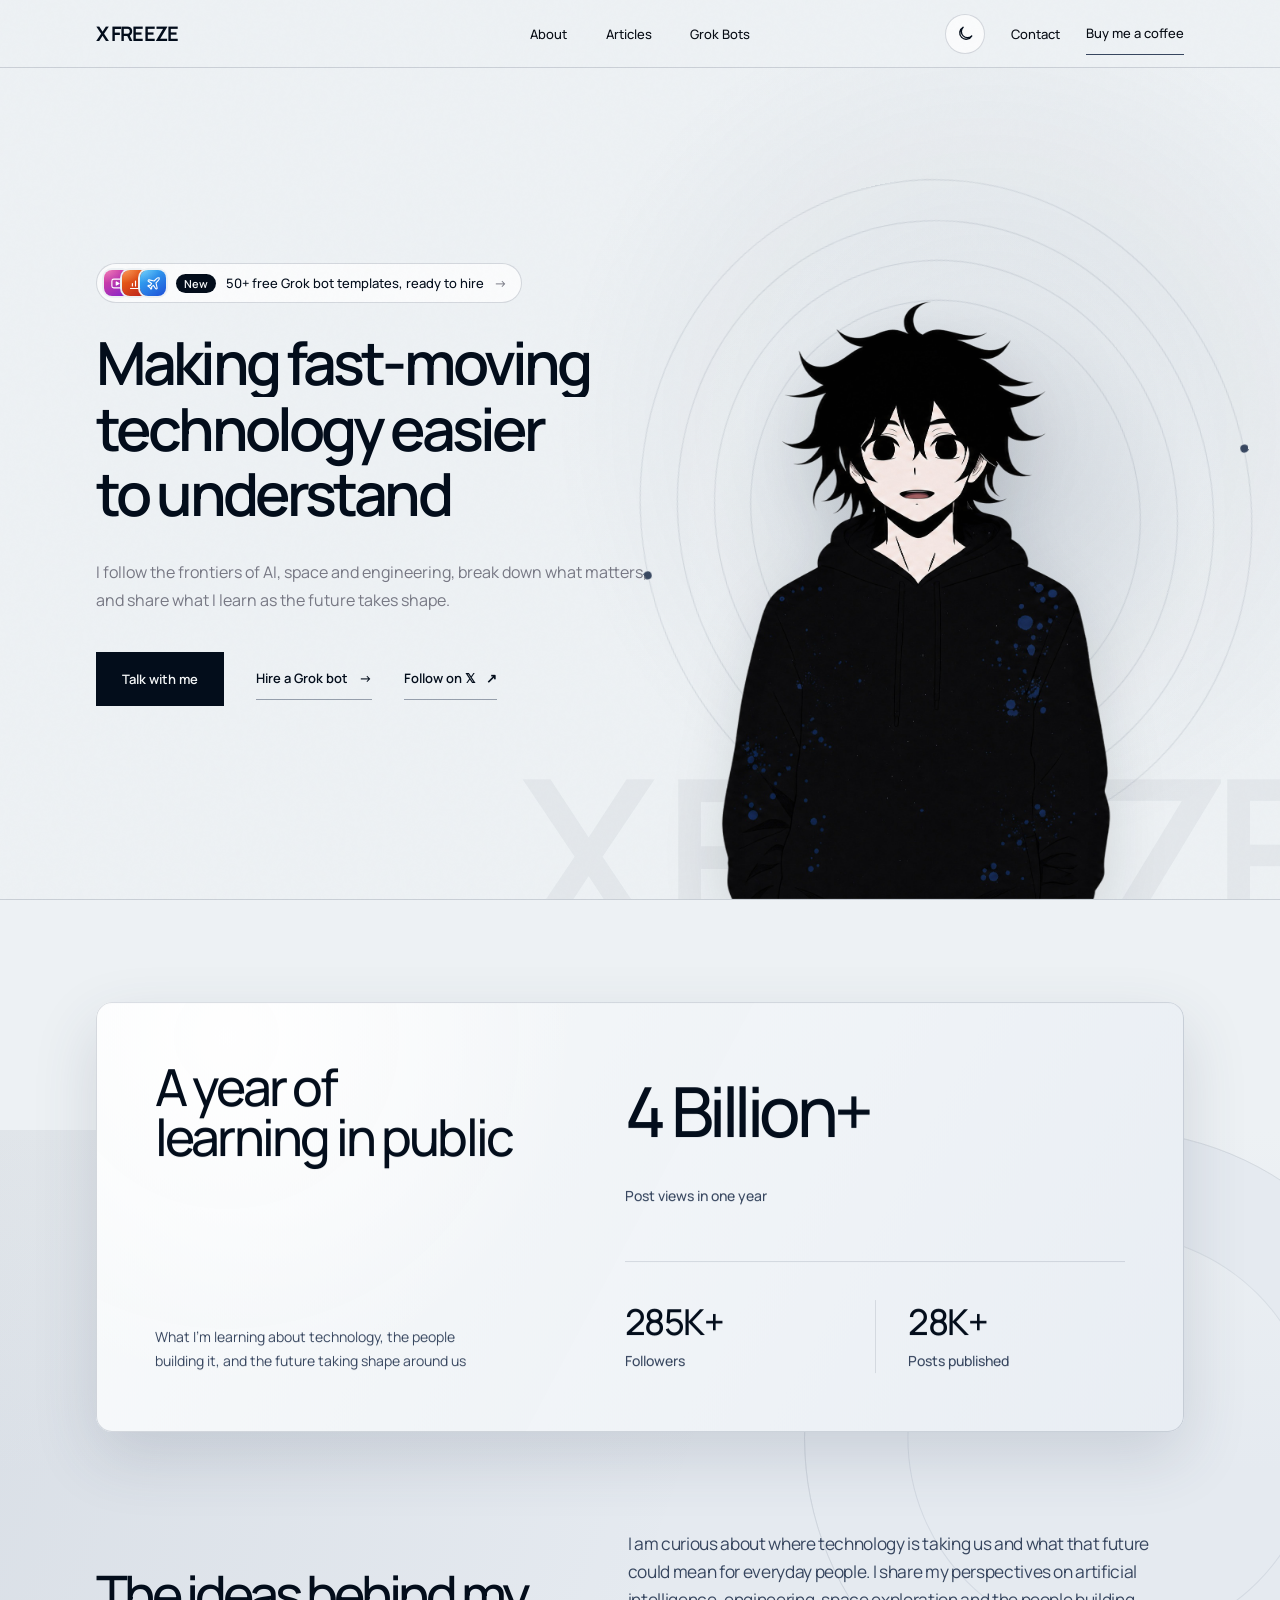
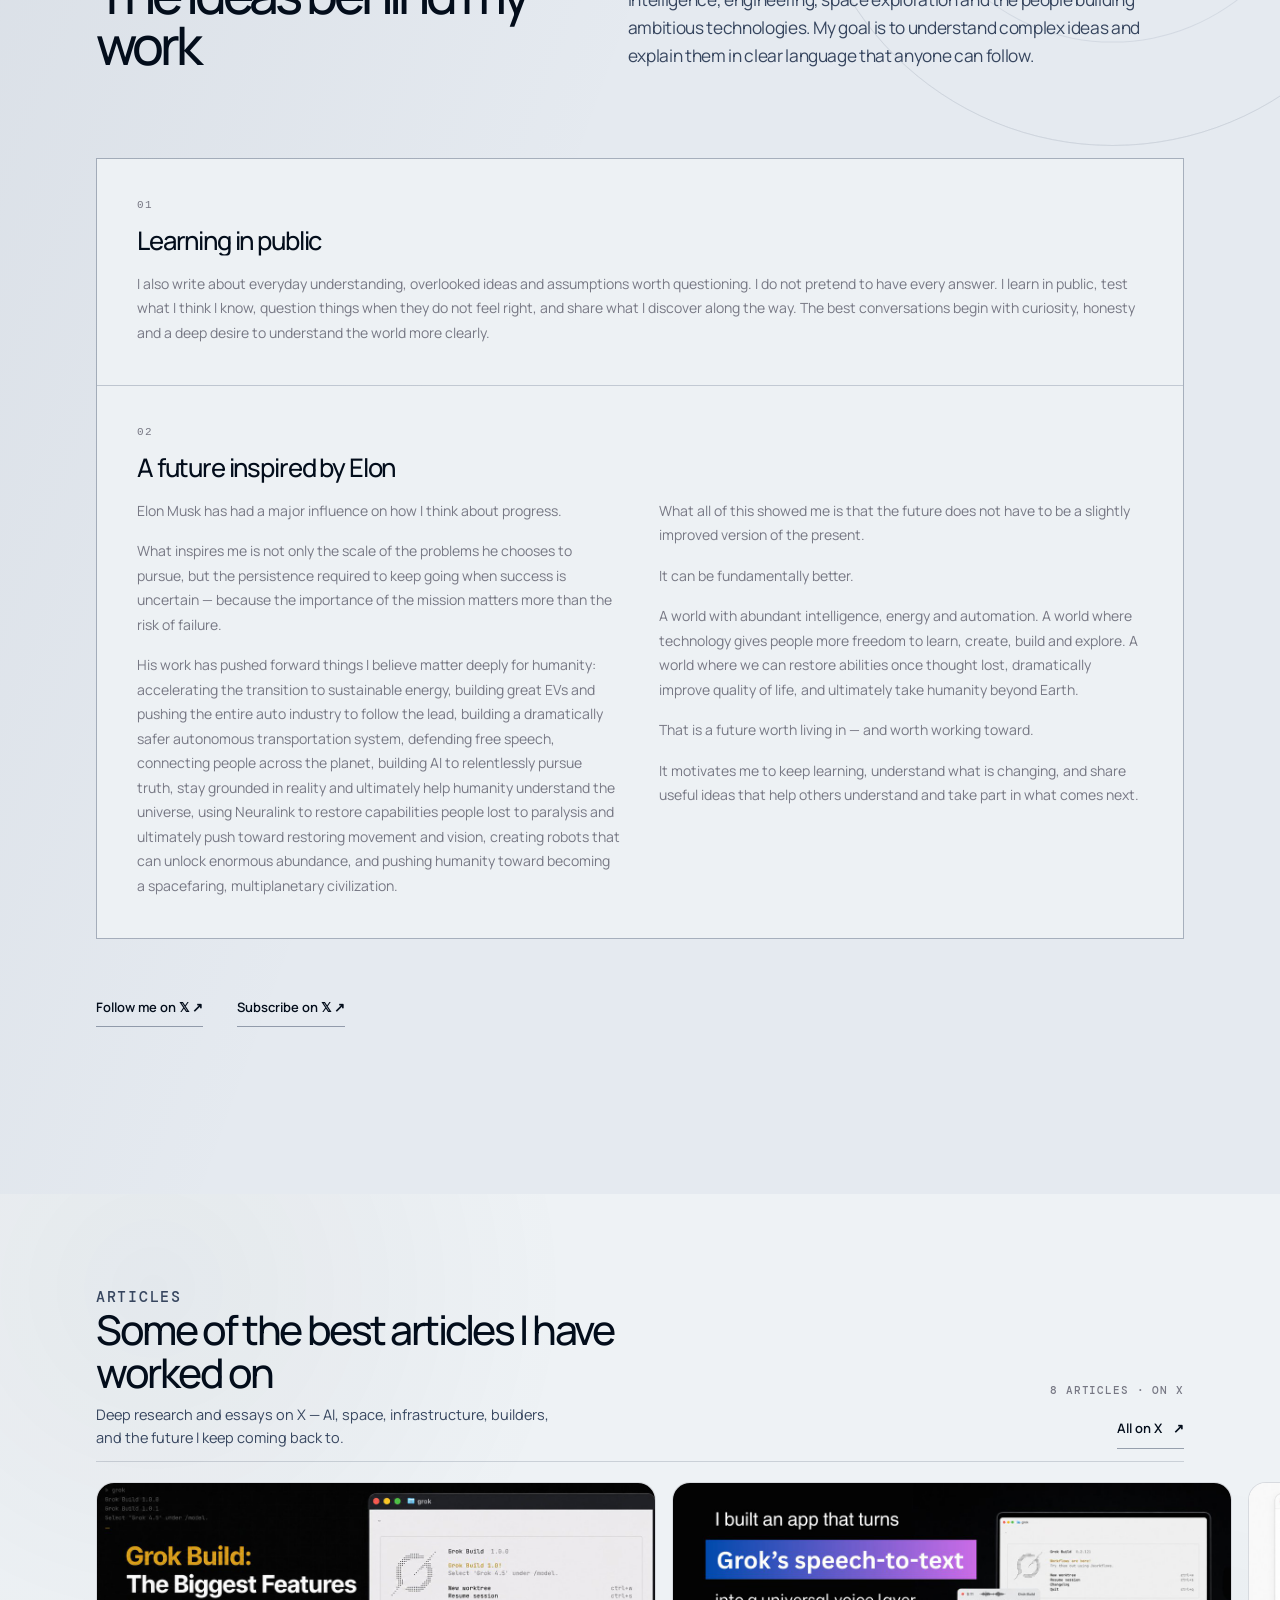
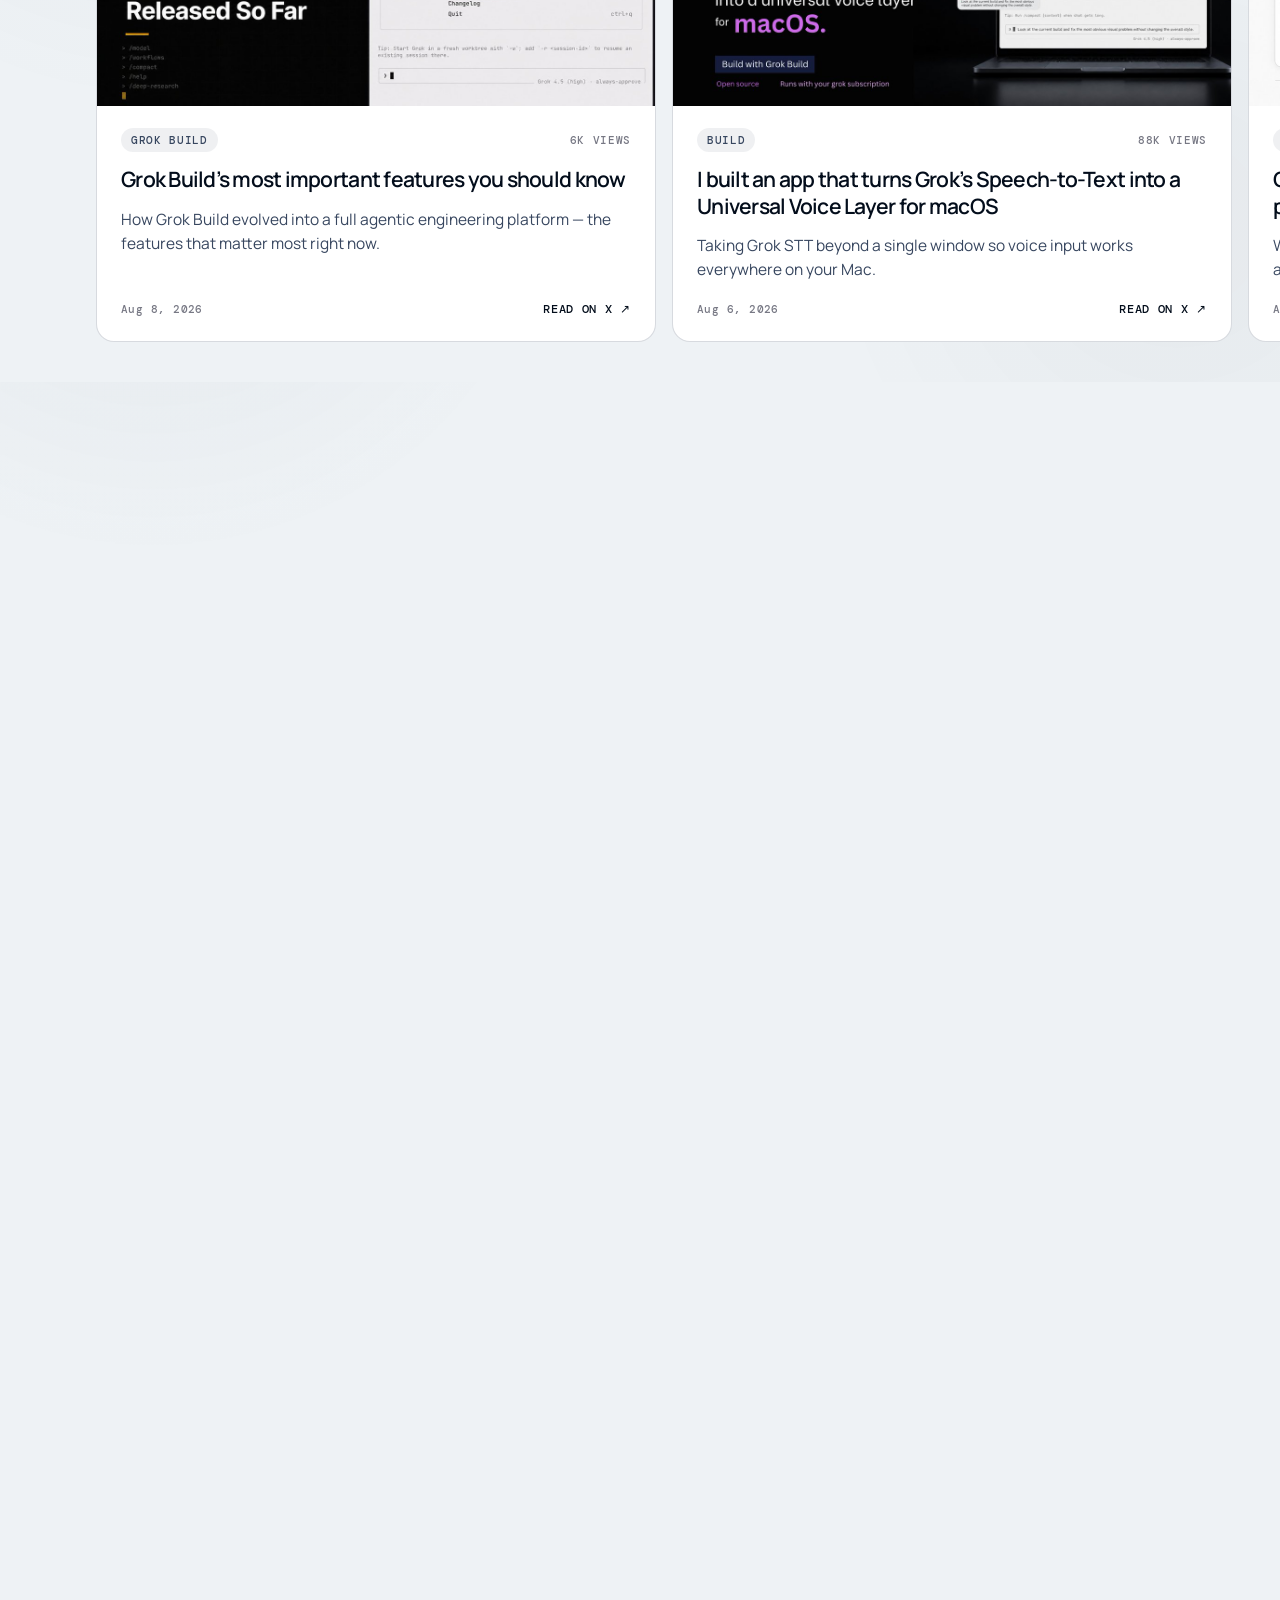
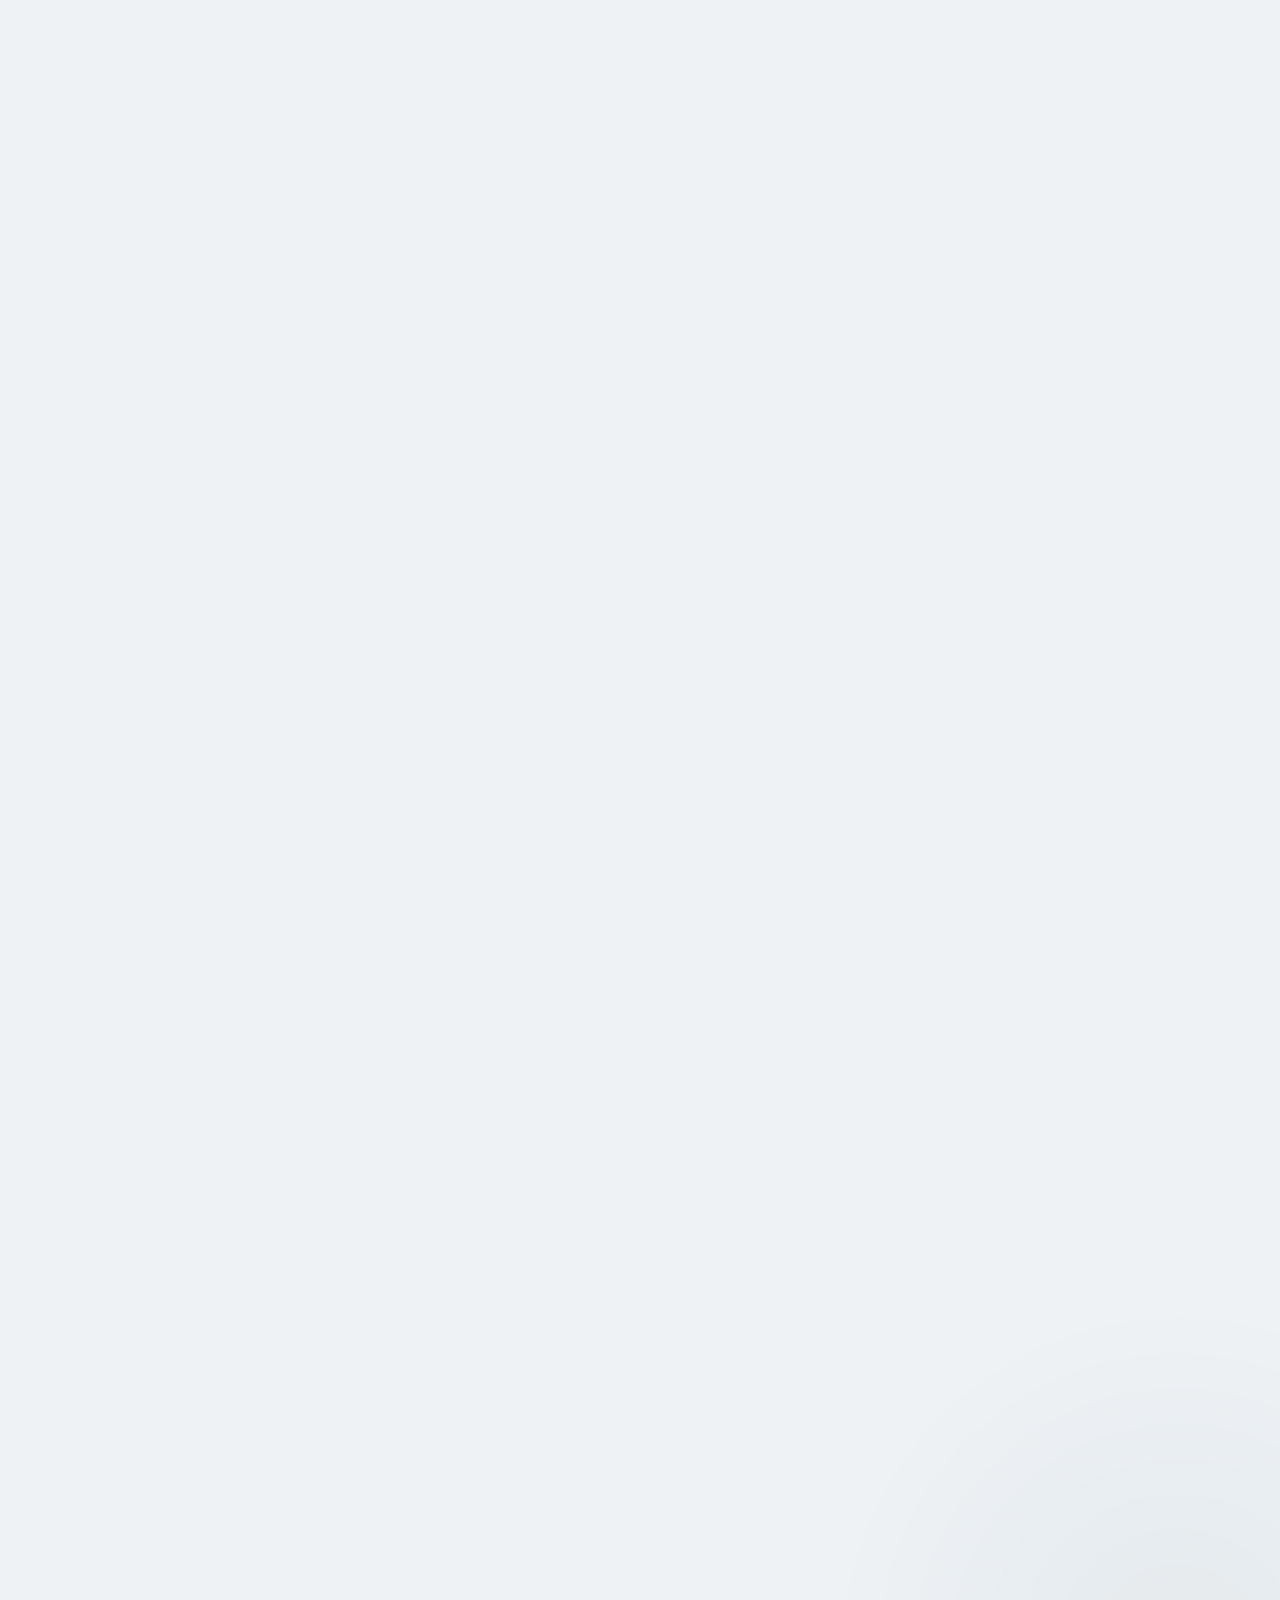
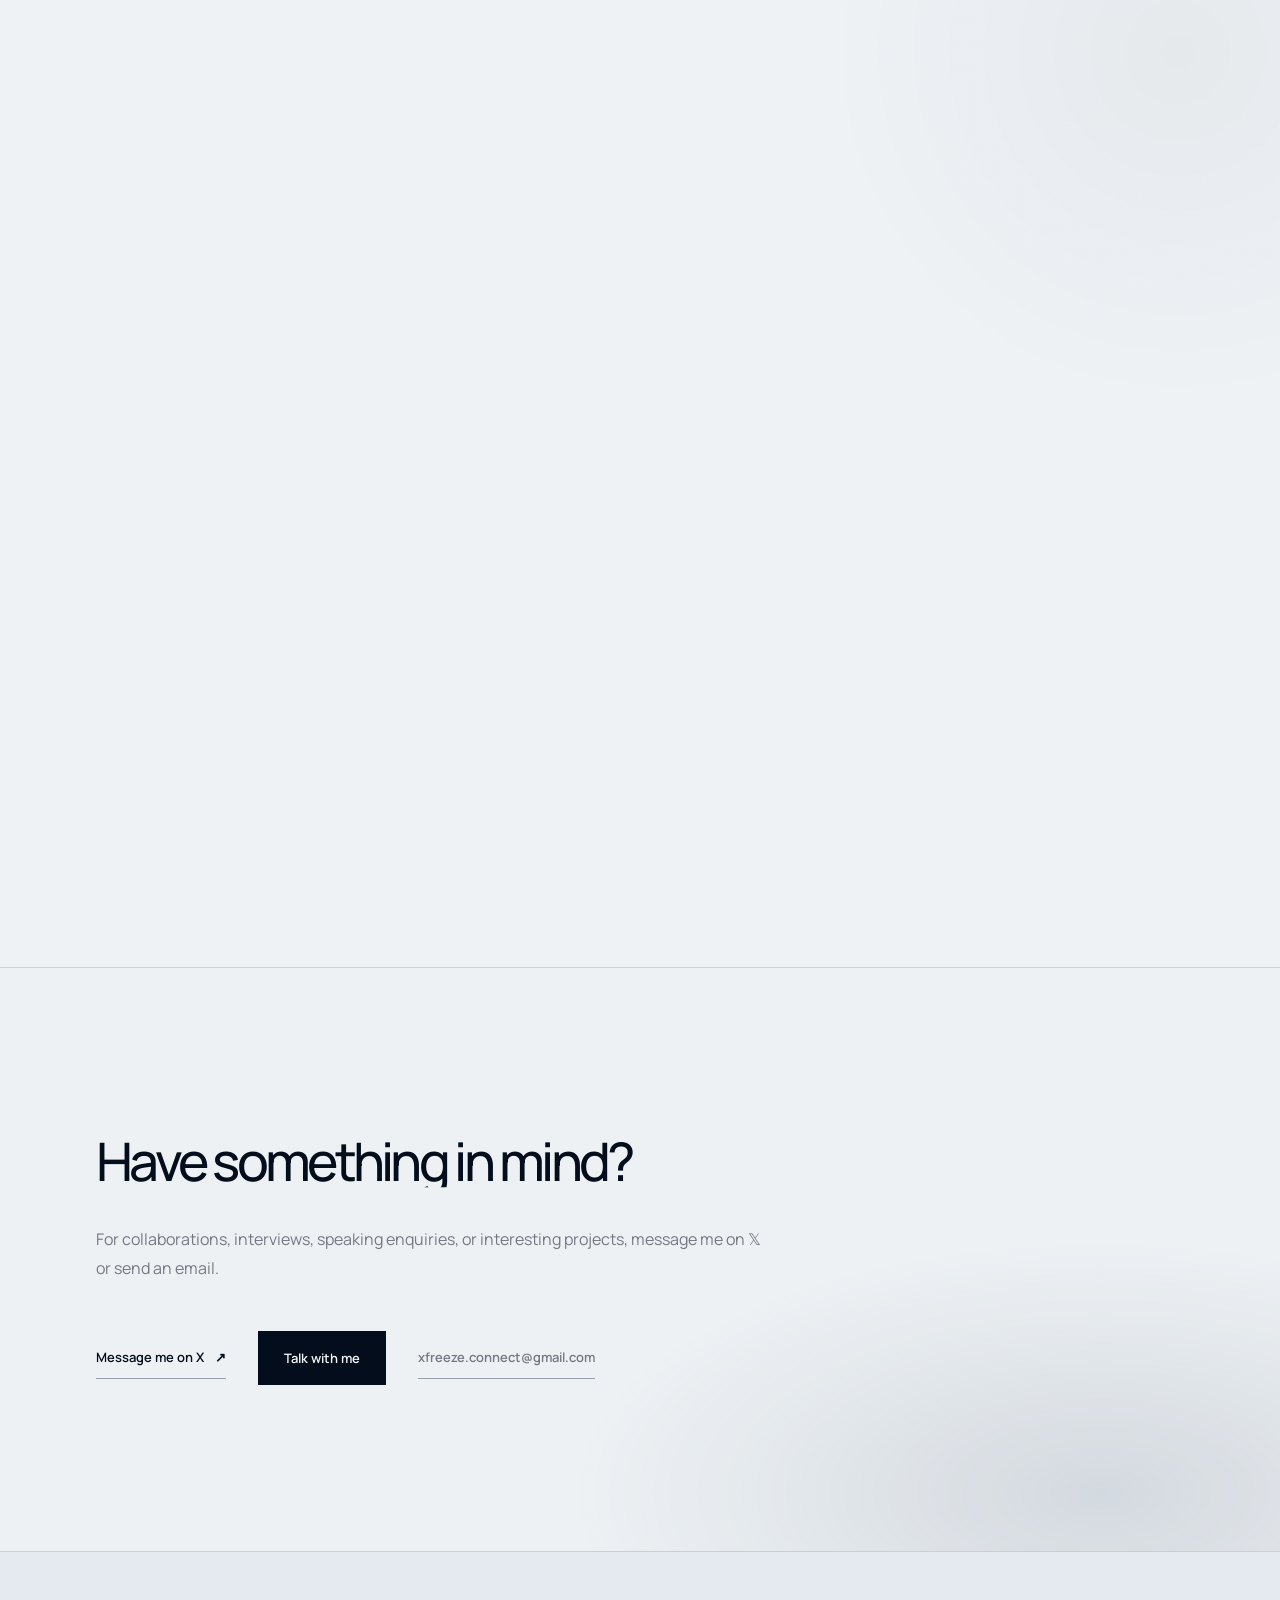
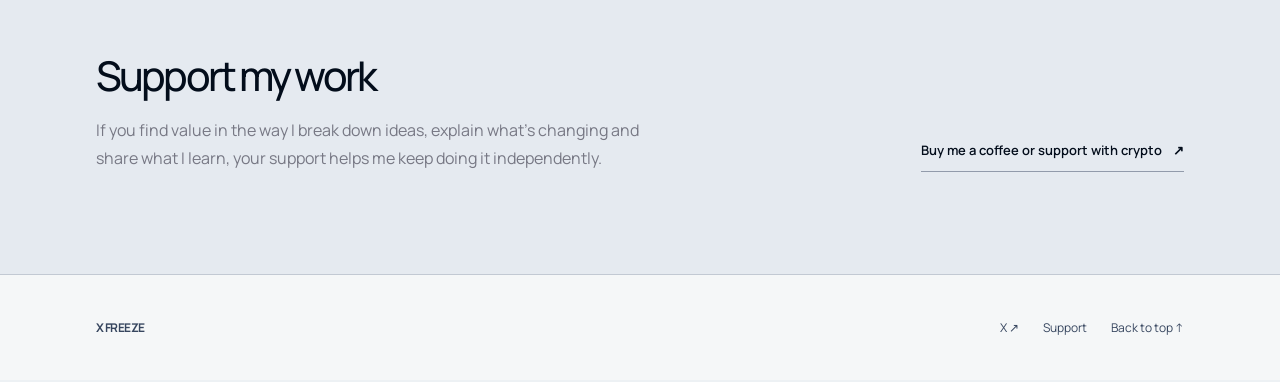
<file: index.html>
<!doctype html>
<html lang="en">
  <head>
    <meta charset="utf-8">
    <meta name="viewport" content="width=device-width, initial-scale=1">
    <meta name="description" content="X Freeze is an engineer, writer, researcher, and AI-assisted builder covering Grok, xAI, SpaceX, Tesla, and the people building what comes next.">
    <meta name="theme-color" content="#edf1f4">
    <meta property="og:title" content="X Freeze">
    <meta property="og:description" content="Technology, builders, research, and useful tools for the Grok creator community.">
    <meta property="og:image" content="assets/xfreeze-space-backdrop.png">
    <title>X Freeze | Engineer, writer and researcher</title>
    <script>
      (function () {
        try {
          var key = "xf-theme";
          var stored = localStorage.getItem(key);
          var theme = stored === "dark" || stored === "light"
            ? stored
            : (window.matchMedia("(prefers-color-scheme: dark)").matches ? "dark" : "light");
          document.documentElement.setAttribute("data-theme", theme);
        } catch (e) {
          document.documentElement.setAttribute("data-theme", "light");
        }
      })();
    </script>
    <!-- Main Favicon -->
    <link rel="icon" type="image/x-icon" href="/favicon.ico">
    <!-- PNG fallback for modern browsers -->
    <link rel="icon" type="image/png" sizes="32x32" href="/favicon-32x32.png">
    <!-- Apple Touch Icon for iOS -->
    <link rel="apple-touch-icon" sizes="180x180" href="/apple-touch-icon.png">
    <link rel="preconnect" href="https://fonts.googleapis.com">
    <link rel="preconnect" href="https://fonts.gstatic.com" crossorigin>
    <link rel="preconnect" href="https://assets.calendly.com" crossorigin>
    <link rel="dns-prefetch" href="https://calendly.com">
    <link rel="preload" as="image" href="assets/xfreeze-hoodie-transparent.png">
    <link href="https://fonts.googleapis.com/css2?family=DM+Mono:wght@400;500&amp;family=Manrope:wght@400;500;600;700&amp;display=swap" rel="stylesheet">
    <link rel="stylesheet" href="styles.css?v=pill-fit-1">
    <script src="app.js?v=stats-reveal-1" defer></script>
    <script src="nav-menu.js" defer></script>
  </head>
  <body>
    <a class="skip-link" href="#main">Skip to content</a>

    <header class="site-header">
      <a class="brand" href="/" aria-label="X Freeze home">
        <span>X FREEZE</span>
      </a>

      <nav aria-label="Primary navigation">
        <a href="/about">About</a>
        <a href="/articles">Articles</a>
        <a href="/grok-bots">Grok Bots</a>
      </nav>

      <div class="nav-actions">
        <button class="theme-toggle" type="button" data-theme-toggle aria-label="Toggle dark theme" title="Toggle theme">
          <svg class="icon-moon" viewBox="0 0 24 24" fill="none" stroke="currentColor" stroke-width="1.8" stroke-linecap="round" stroke-linejoin="round" aria-hidden="true">
            <path d="M21 14.5A8.5 8.5 0 1 1 9.5 3a7 7 0 0 0 11.5 11.5z"></path>
          </svg>
          <svg class="icon-sun" viewBox="0 0 24 24" fill="none" stroke="currentColor" stroke-width="1.8" stroke-linecap="round" stroke-linejoin="round" aria-hidden="true">
            <circle cx="12" cy="12" r="4"></circle>
            <path d="M12 2v2M12 20v2M4.9 4.9l1.4 1.4M17.7 17.7l1.4 1.4M2 12h2M20 12h2M4.9 19.1l1.4-1.4M17.7 6.3l1.4-1.4"></path>
          </svg>
        </button>
        <a class="nav-contact" href="/contact">Contact</a>
        <button class="nav-support" type="button" data-open-support>Buy me a coffee</button>
        <button class="menu-toggle" type="button" data-menu-toggle aria-expanded="false" aria-controls="mobileMenu" aria-label="Open menu">
          <span aria-hidden="true"></span>
        </button>
      </div>
      <div class="mobile-menu" id="mobileMenu" role="navigation" aria-label="Menu" hidden>
        <a href="/about">About</a>
        <a href="/articles">Articles</a>
        <a href="/grok-bots">Grok Bots</a>
        <a href="/contact">Contact</a>
      </div>
    </header>

    <main id="main">
      <section class="hero" id="top">
        <div class="hero-sticky">
          <div class="hero-copy">
            <a class="hero-pill" href="/grok-bots">
              <span class="hero-pill__icons" aria-hidden="true">
                <span class="hero-pill__icon" style="--g1:#ec4899;--g2:#7e22ce"><svg viewBox="0 0 24 24"><rect x="3" y="5" width="18" height="14" rx="3"/><path d="M10 9.5v5l4.5-2.5z" fill="currentColor"/></svg></span>
                <span class="hero-pill__icon" style="--g1:#f97316;--g2:#b91c1c"><svg viewBox="0 0 24 24"><path d="M4 20h16M7 16v-4M12 16V8M17 16v-6"/></svg></span>
                <span class="hero-pill__icon" style="--g1:#38bdf8;--g2:#1d4ed8"><svg viewBox="0 0 24 24"><path d="M17.8 19.2 16 11l3.5-3.5C21 6 21.5 4 21 3c-1-.5-3 0-4.5 1.5L13 8 4.8 6.2c-.5-.1-.9.1-1.1.5l-.3.5c-.2.5-.1 1 .3 1.3L9 12l-2 3H4l-1 1 3 2 2 3 1-1v-3l3-2 3.5 5.3c.3.4.8.5 1.3.3l.5-.2c.4-.3.6-.7.5-1.2z"/></svg></span>
              </span>
              <b>New</b>
              <span>50+ free Grok bot templates<span class="hero-pill__more">, ready to hire</span></span>
              <span class="hero-pill__arrow" aria-hidden="true">→</span>
            </a>
            <h1>
              <span class="headline-line"><span>Making fast-moving</span></span>
              <span class="headline-line"><span>technology easier to understand</span></span>
            </h1>
            <p class="hero-summary">I follow the frontiers of AI, space and engineering, break down what matters, and share what I learn as the future takes shape.</p>

            <div class="hero-actions">
              <button class="button button-primary" type="button" data-open-calendly>Talk with me</button>
              <a class="text-link" href="/grok-bots">Hire a Grok bot <span>→</span></a>
              <a class="text-link" href="https://x.com/intent/follow?screen_name=XFreeze" target="_blank" rel="noreferrer">Follow on 𝕏 <span>↗</span></a>
            </div>
          </div>

          <div class="hero-name" aria-hidden="true">X FREEZE</div>

          <figure class="portrait-stage">
            <div class="orbit-depth" aria-hidden="true">
              <div class="orbit-lines">
                <span></span>
                <span></span>
                <span></span>
              </div>
            </div>
            <img src="assets/xfreeze-hoodie-transparent.png" width="1511" height="1520" fetchpriority="high" alt="Illustrated hoodie portrait representing X Freeze">
          </figure>
        </div>
      </section>

      <section class="profile-stats" id="profile-stats" aria-label="X Freeze profile statistics">
        <div class="profile-stats-panel">
          <header class="profile-stats-heading">
            <h2>A year of learning in public</h2>
            <p>What I’m learning about technology, the people building it, and the future taking shape around us</p>
          </header>

          <dl class="profile-stat-grid">
            <div class="profile-stat">
              <dd>4 Billion+</dd>
              <dt>Post views in one year</dt>
            </div>
            <div class="profile-stat">
              <dd>285K+</dd>
              <dt>Followers</dt>
            </div>
            <div class="profile-stat">
              <dd>28K+</dd>
              <dt>Posts published</dt>
            </div>
          </dl>
        </div>
      </section>

      <section class="principle reveal-section" id="about">
        <div class="principle-header">
          <h2>The ideas behind my work</h2>
          <p class="principle-intro">I am curious about where technology is taking us and what that future could mean for everyday people. I share my perspectives on artificial intelligence, engineering, space exploration and the people building ambitious technologies. My goal is to understand complex ideas and explain them in clear language that anyone can follow.</p>
        </div>

        <div class="principle-cards">
          <article class="principle-card-wide">
            <span class="principle-card-num" aria-hidden="true">01</span>
            <h3>Learning in public</h3>
            <p>I also write about everyday understanding, overlooked ideas and assumptions worth questioning. I do not pretend to have every answer. I learn in public, test what I think I know, question things when they do not feel right, and share what I discover along the way. The best conversations begin with curiosity, honesty and a deep desire to understand the world more clearly.</p>
          </article>

          <article class="principle-card-wide">
            <span class="principle-card-num" aria-hidden="true">02</span>
            <h3>A future inspired by Elon</h3>
            <div class="principle-card-body">
              <div>
                <p>Elon Musk has had a major influence on how I think about progress.</p>
                <p>What inspires me is not only the scale of the problems he chooses to pursue, but the persistence required to keep going when success is uncertain — because the importance of the mission matters more than the risk of failure.</p>
                <p>His work has pushed forward things I believe matter deeply for humanity: accelerating the transition to sustainable energy, building great EVs and pushing the entire auto industry to follow the lead, building a dramatically safer autonomous transportation system, defending free speech, connecting people across the planet, building AI to relentlessly pursue truth, stay grounded in reality and ultimately help humanity understand the universe, using Neuralink to restore capabilities people lost to paralysis and ultimately push toward restoring movement and vision, creating robots that can unlock enormous abundance, and pushing humanity toward becoming a spacefaring, multiplanetary civilization.</p>
              </div>
              <div>
                <p>What all of this showed me is that the future does not have to be a slightly improved version of the present.</p>
                <p>It can be fundamentally better.</p>
                <p>A world with abundant intelligence, energy and automation. A world where technology gives people more freedom to learn, create, build and explore. A world where we can restore abilities once thought lost, dramatically improve quality of life, and ultimately take humanity beyond Earth.</p>
                <p>That is a future worth living in — and worth working toward.</p>
                <p>It motivates me to keep learning, understand what is changing, and share useful ideas that help others understand and take part in what comes next.</p>
              </div>
            </div>
          </article>
        </div>

        <div class="principle-actions">
          <a href="https://x.com/intent/follow?screen_name=XFreeze" target="_blank" rel="noreferrer">Follow me on 𝕏 <span>↗</span></a>
          <a href="https://x.com/XFreeze/creator-subscriptions" target="_blank" rel="noreferrer">Subscribe on 𝕏 <span>↗</span></a>
        </div>
      </section>


      <section class="x-articles" id="articles" aria-label="X Articles">
        <div class="x-articles-pin">
          <div class="x-articles-sticky">
            <header class="x-articles-head">
              <div class="x-articles-head-copy">
                <p class="library-kicker">Articles</p>
                <h2>Some of the best articles I have worked on</h2>
                <p>Deep research and essays on X — AI, space, infrastructure, builders, and the future I keep coming back to.</p>
              </div>
              <div class="x-articles-head-side">
                <p class="library-meta">8 articles · on X</p>
                <a class="text-link" href="https://x.com/XFreeze" target="_blank" rel="noreferrer">All on X <span>↗</span></a>
              </div>
            </header>

            <div class="x-articles-viewport">
              <div class="x-articles-track" id="x-articles-track">
                <a class="x-article-card" href="https://x.com/i/article/2085433888864964608" target="_blank" rel="noreferrer">
                  <figure class="x-article-thumb">
                    <img src="assets/articles/2085433888864964608.jpg" alt="" width="1200" height="480" loading="lazy">
                  </figure>
                  <div class="x-article-body">
                    <div class="x-article-meta">
                      <span class="lib-tag">Grok Build</span>
                      <span class="x-article-views">6K views</span>
                    </div>
                    <h3>Grok Build’s most important features you should know</h3>
                    <p>How Grok Build evolved into a full agentic engineering platform — the features that matter most right now.</p>
                    <div class="x-article-foot">
                      <time class="x-article-date" datetime="2026-08-08">Aug 8, 2026</time>
                      <span class="x-article-cta">Read on X <span>↗</span></span>
                    </div>
                  </div>
                </a>

                <a class="x-article-card" href="https://x.com/i/article/2084619844628914176" target="_blank" rel="noreferrer">
                  <figure class="x-article-thumb">
                    <img src="assets/articles/2084619844628914176.jpg" alt="" width="1200" height="480" loading="lazy">
                  </figure>
                  <div class="x-article-body">
                    <div class="x-article-meta">
                      <span class="lib-tag">Build</span>
                      <span class="x-article-views">88K views</span>
                    </div>
                    <h3>I built an app that turns Grok’s Speech-to-Text into a Universal Voice Layer for macOS</h3>
                    <p>Taking Grok STT beyond a single window so voice input works everywhere on your Mac.</p>
                    <div class="x-article-foot">
                      <time class="x-article-date" datetime="2026-08-06">Aug 6, 2026</time>
                      <span class="x-article-cta">Read on X <span>↗</span></span>
                    </div>
                  </div>
                </a>

                <a class="x-article-card" href="https://x.com/i/article/2084860216353415168" target="_blank" rel="noreferrer">
                  <figure class="x-article-thumb">
                    <img src="assets/articles/2084860216353415168.jpg" alt="" width="1200" height="480" loading="lazy">
                  </figure>
                  <div class="x-article-body">
                    <div class="x-article-meta">
                      <span class="lib-tag">Grok Build</span>
                      <span class="x-article-views">4.1M views</span>
                    </div>
                    <h3>Grok Build will rewrite how you use your laptop — a practical guide to your own Autonomous Employee</h3>
                    <p>What Grok Build is actually for, and how to use it as an autonomous agent on your machine.</p>
                    <div class="x-article-foot">
                      <time class="x-article-date" datetime="2026-08-05">Aug 5, 2026</time>
                      <span class="x-article-cta">Read on X <span>↗</span></span>
                    </div>
                  </div>
                </a>

                <a class="x-article-card" href="https://x.com/i/article/2068381180899270656" target="_blank" rel="noreferrer">
                  <figure class="x-article-thumb">
                    <img src="assets/articles/2068381180899270656.jpg" alt="" width="1200" height="480" loading="lazy">
                  </figure>
                  <div class="x-article-body">
                    <div class="x-article-meta">
                      <span class="lib-tag">Space</span>
                      <span class="x-article-views">566K views</span>
                    </div>
                    <h3>Elon Musk’s Septillion-Dollar Future: Antimatter, Interstellar Travel, and an Economy Beyond Money</h3>
                    <p>A physics-grounded look at antimatter propulsion, stellar-scale energy, and why money may give way to mass and energy.</p>
                    <div class="x-article-foot">
                      <time class="x-article-date" datetime="2026-06-20">Jun 20, 2026</time>
                      <span class="x-article-cta">Read on X <span>↗</span></span>
                    </div>
                  </div>
                </a>

                <a class="x-article-card" href="https://x.com/i/article/2079162061142335488" target="_blank" rel="noreferrer">
                  <figure class="x-article-thumb">
                    <img src="assets/articles/2079162061142335488.jpg" alt="" width="1200" height="480" loading="lazy">
                  </figure>
                  <div class="x-article-body">
                    <div class="x-article-meta">
                      <span class="lib-tag">X API</span>
                      <span class="x-article-views">68K views</span>
                    </div>
                    <h3>Turn your X account into a programmable intelligence system using the X API and Grok Build</h3>
                    <p>Bookmarks, research, monitoring, and automation — practical agent workflows with the X API and Grok Build.</p>
                    <div class="x-article-foot">
                      <time class="x-article-date" datetime="2026-07-22">Jul 22, 2026</time>
                      <span class="x-article-cta">Read on X <span>↗</span></span>
                    </div>
                  </div>
                </a>

                <a class="x-article-card" href="https://x.com/i/article/2081176018950176768" target="_blank" rel="noreferrer">
                  <figure class="x-article-thumb">
                    <img src="assets/articles/2081176018950176768.jpg" alt="" width="1200" height="480" loading="lazy">
                  </figure>
                  <div class="x-article-body">
                    <div class="x-article-meta">
                      <span class="lib-tag">Mission</span>
                      <span class="x-article-views">8.4K views</span>
                    </div>
                    <h3>Elon Musk’s Deepest Purpose Is to Save Humanity and Carry the Light of Consciousness Beyond Earth</h3>
                    <p>How SpaceX, Tesla, Neuralink, xAI, and X connect into one mission for a multiplanetary future.</p>
                    <div class="x-article-foot">
                      <time class="x-article-date" datetime="2026-07-26">Jul 26, 2026</time>
                      <span class="x-article-cta">Read on X <span>↗</span></span>
                    </div>
                  </div>
                </a>

                <a class="x-article-card" href="https://x.com/i/article/2062513457979625473" target="_blank" rel="noreferrer">
                  <figure class="x-article-thumb">
                    <img src="assets/articles/2062513457979625473.jpg" alt="" width="1200" height="480" loading="lazy">
                  </figure>
                  <div class="x-article-body">
                    <div class="x-article-meta">
                      <span class="lib-tag">SpaceX</span>
                      <span class="x-article-views">6.4K views</span>
                    </div>
                    <h3>Everything you need to know about SpaceX and why it is the most important company on Earth</h3>
                    <p>Launch, Starlink, reusability, AI compute, and the infrastructure machine behind the rockets.</p>
                    <div class="x-article-foot">
                      <time class="x-article-date" datetime="2026-06-04">Jun 4, 2026</time>
                      <span class="x-article-cta">Read on X <span>↗</span></span>
                    </div>
                  </div>
                </a>

                <a class="x-article-card" href="https://x.com/i/article/2057276148254457856" target="_blank" rel="noreferrer">
                  <figure class="x-article-thumb">
                    <img src="assets/articles/2057276148254457856.jpg" alt="" width="1200" height="480" loading="lazy">
                  </figure>
                  <div class="x-article-body">
                    <div class="x-article-meta">
                      <span class="lib-tag">AI</span>
                      <span class="x-article-views">6.5K views</span>
                    </div>
                    <h3>Elon offering compute to Anthropic is a much bigger strategic move than most people realize</h3>
                    <p>Why AI infrastructure compounds while models rotate — Colossus, Starlink, and orbital compute.</p>
                    <div class="x-article-foot">
                      <time class="x-article-date" datetime="2026-05-21">May 21, 2026</time>
                      <span class="x-article-cta">Read on X <span>↗</span></span>
                    </div>
                  </div>
                </a>
              </div>
            </div>
          </div>
        </div>
      </section>


      <section class="contact reveal-section" id="contact">
        <h2>Have something in mind?</h2>
        <p>For collaborations, interviews, speaking enquiries, or interesting projects, message me on 𝕏 or send an email.</p>
        <div class="contact-actions">
          <a class="text-link" href="https://x.com/XFreeze" target="_blank" rel="noreferrer">Message me on X <span>↗</span></a>
          <button class="button button-primary" type="button" data-open-calendly>Talk with me</button>
          <a class="text-link email-link" href="mailto:xfreeze.connect@gmail.com">xfreeze.connect@gmail.com</a>
        </div>
      </section>

      <section class="support-strip" id="support">
        <div>
          <h2>Support my work</h2>
          <p>If you find value in the way I break down ideas, explain what’s changing and share what I learn, your support helps me keep doing it independently.</p>
        </div>
        <button class="text-link support-control" type="button" data-open-support>Buy me a coffee or support with crypto <span>↗</span></button>
      </section>
    </main>

    <footer class="site-footer">
      <a class="brand" href="/"><span>X FREEZE</span></a>
      <div>
        <a href="https://x.com/XFreeze" target="_blank" rel="noreferrer">X ↗</a>
        <button type="button" data-open-support>Support</button>
        <a href="/">Back to top ↑</a>
      </div>
    </footer>

    <dialog class="dialog" id="consultDialog" aria-labelledby="consultTitle">
      <form class="dialog-shell dialog-glass consult-form" data-glass id="consultForm">
        <div class="dialog-header">
          <div>
            <span>Consult with X Freeze</span>
            <h2 id="consultTitle">Tell me what you are working on</h2>
          </div>
          <button class="close-button" type="button" data-close-dialog aria-label="Close consultation form">×</button>
        </div>

        <label>
          <span>Your name</span>
          <input name="name" type="text" autocomplete="name" required>
        </label>
        <label>
          <span>How can I help?</span>
          <select name="topic" required>
            <option value="">Select a topic</option>
            <option>AI and Grok workflows</option>
            <option>Research and product analysis</option>
            <option>Content and positioning</option>
            <option>Interview or speaking request</option>
            <option>Something else</option>
          </select>
        </label>
        <label>
          <span>Briefly describe the project</span>
          <textarea name="message" rows="5" required></textarea>
        </label>
        <p class="form-note">Your message will be copied, then X will open so you can send it directly.</p>
        <button class="button button-primary" type="submit">Continue to X</button>
        <p class="form-status" id="consultStatus" role="status"></p>
      </form>
    </dialog>

    <dialog class="dialog" id="supportDialog" aria-labelledby="supportTitle">
      <div class="dialog-shell dialog-glass" data-glass>
        <div class="dialog-header">
          <div>
            <span>Support my work</span>
            <h2 id="supportTitle">Buy me a coffee or support with crypto</h2>
          </div>
          <button class="close-button" type="button" data-close-dialog aria-label="Close support options">×</button>
        </div>

        <div class="coffee-option">
          <div>
            <strong>Buy me a coffee</strong>
            <p>Support with a one-time coffee via Buy Me a Coffee.</p>
          </div>
          <a class="button button-primary" href="https://buymeacoffee.com/xfreeze" target="_blank" rel="noreferrer">Buy me a coffee</a>
        </div>

        <div class="wallet-list">
          <div class="wallet">
            <div><strong>Bitcoin</strong><code>bc1q4ntsw4f9a6vqm5yuzy9h3zd5sc44zk870ncjwy</code></div>
            <button type="button" data-copy-wallet="bc1q4ntsw4f9a6vqm5yuzy9h3zd5sc44zk870ncjwy">Copy</button>
          </div>
          <div class="wallet">
            <div><strong>Ethereum</strong><code>0x22614C159AC3226Ce92E99905EA7A401fa6e6d12</code></div>
            <button type="button" data-copy-wallet="0x22614C159AC3226Ce92E99905EA7A401fa6e6d12">Copy</button>
          </div>
          <div class="wallet">
            <div><strong>Solana</strong><code>EYTx9xJrpB3NiTmLSWQUf4pVksN2naRKXTezZfa6VjWb</code></div>
            <button type="button" data-copy-wallet="EYTx9xJrpB3NiTmLSWQUf4pVksN2naRKXTezZfa6VjWb">Copy</button>
          </div>
        </div>
        <p class="wallet-status" id="walletStatus" role="status"></p>
      </div>
    </dialog>

    <div class="toast" id="toast" role="status"></div>
  </body>
</html>
</file>
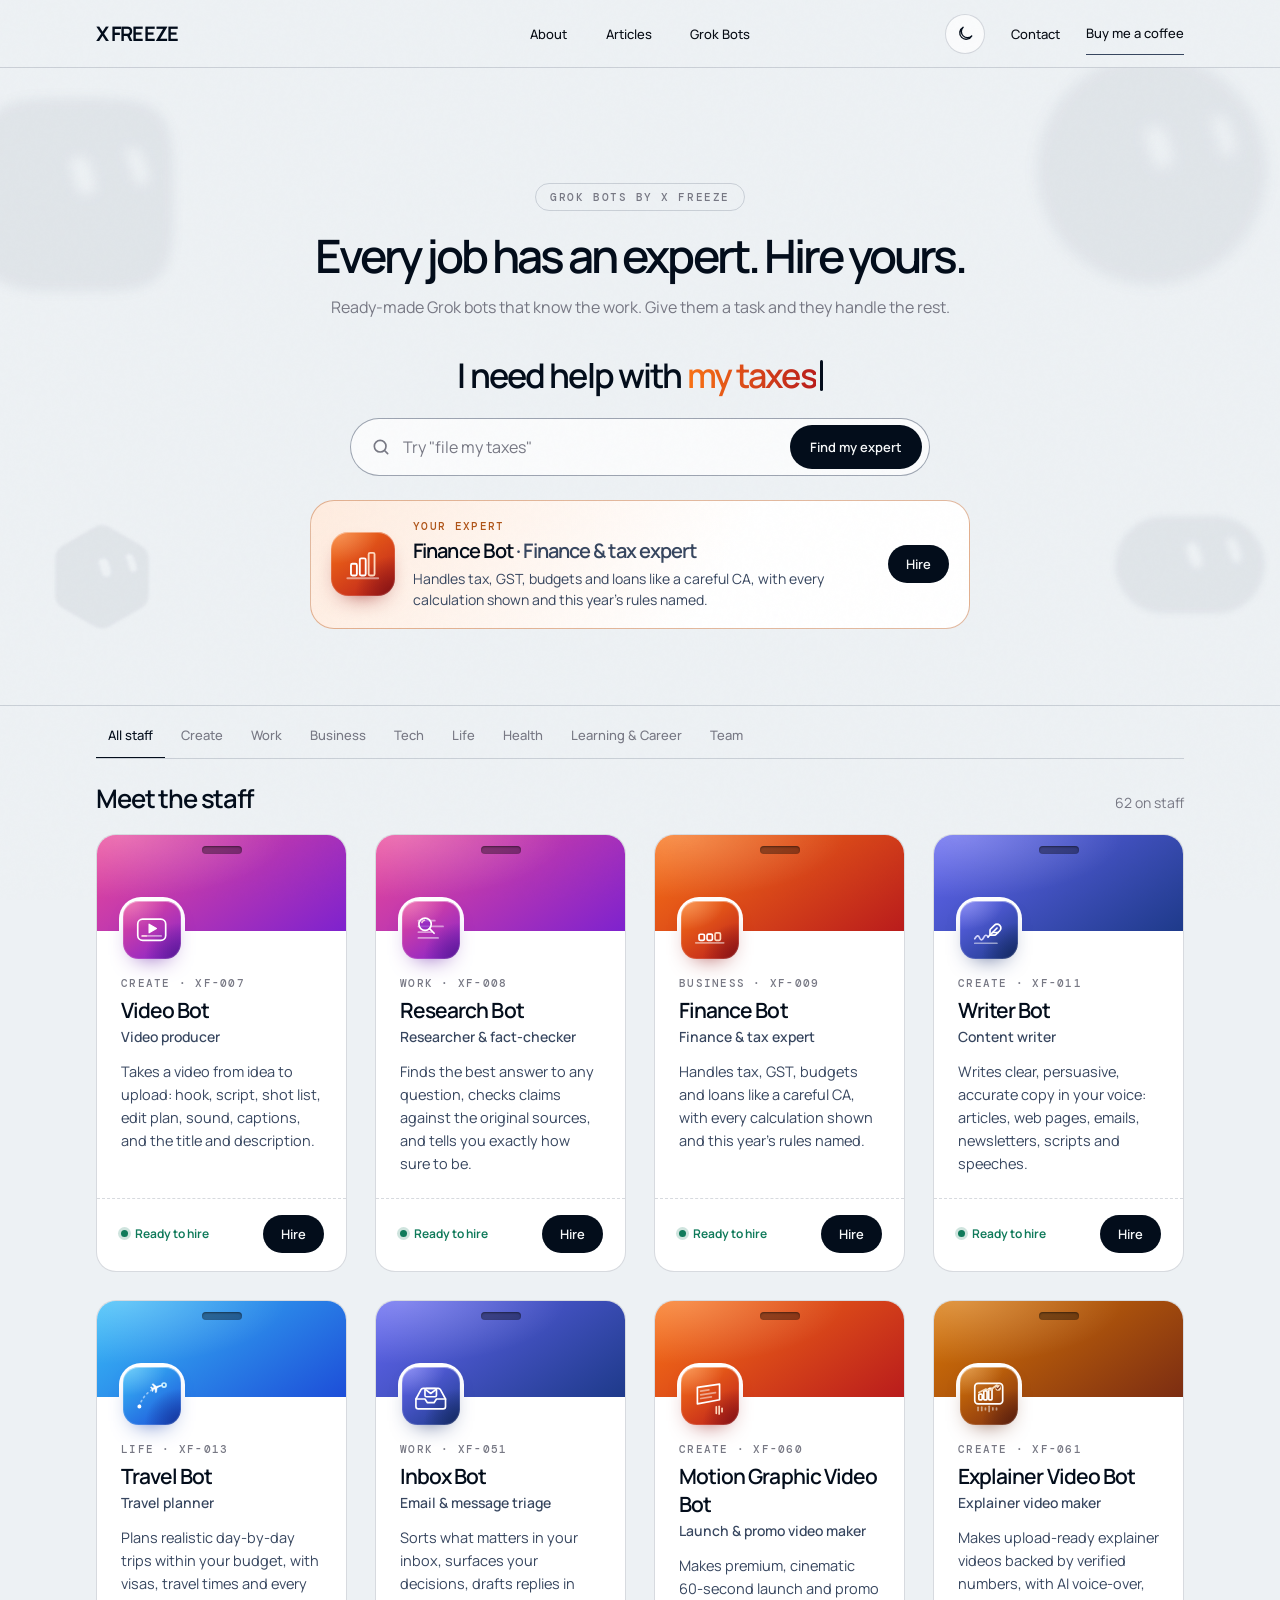
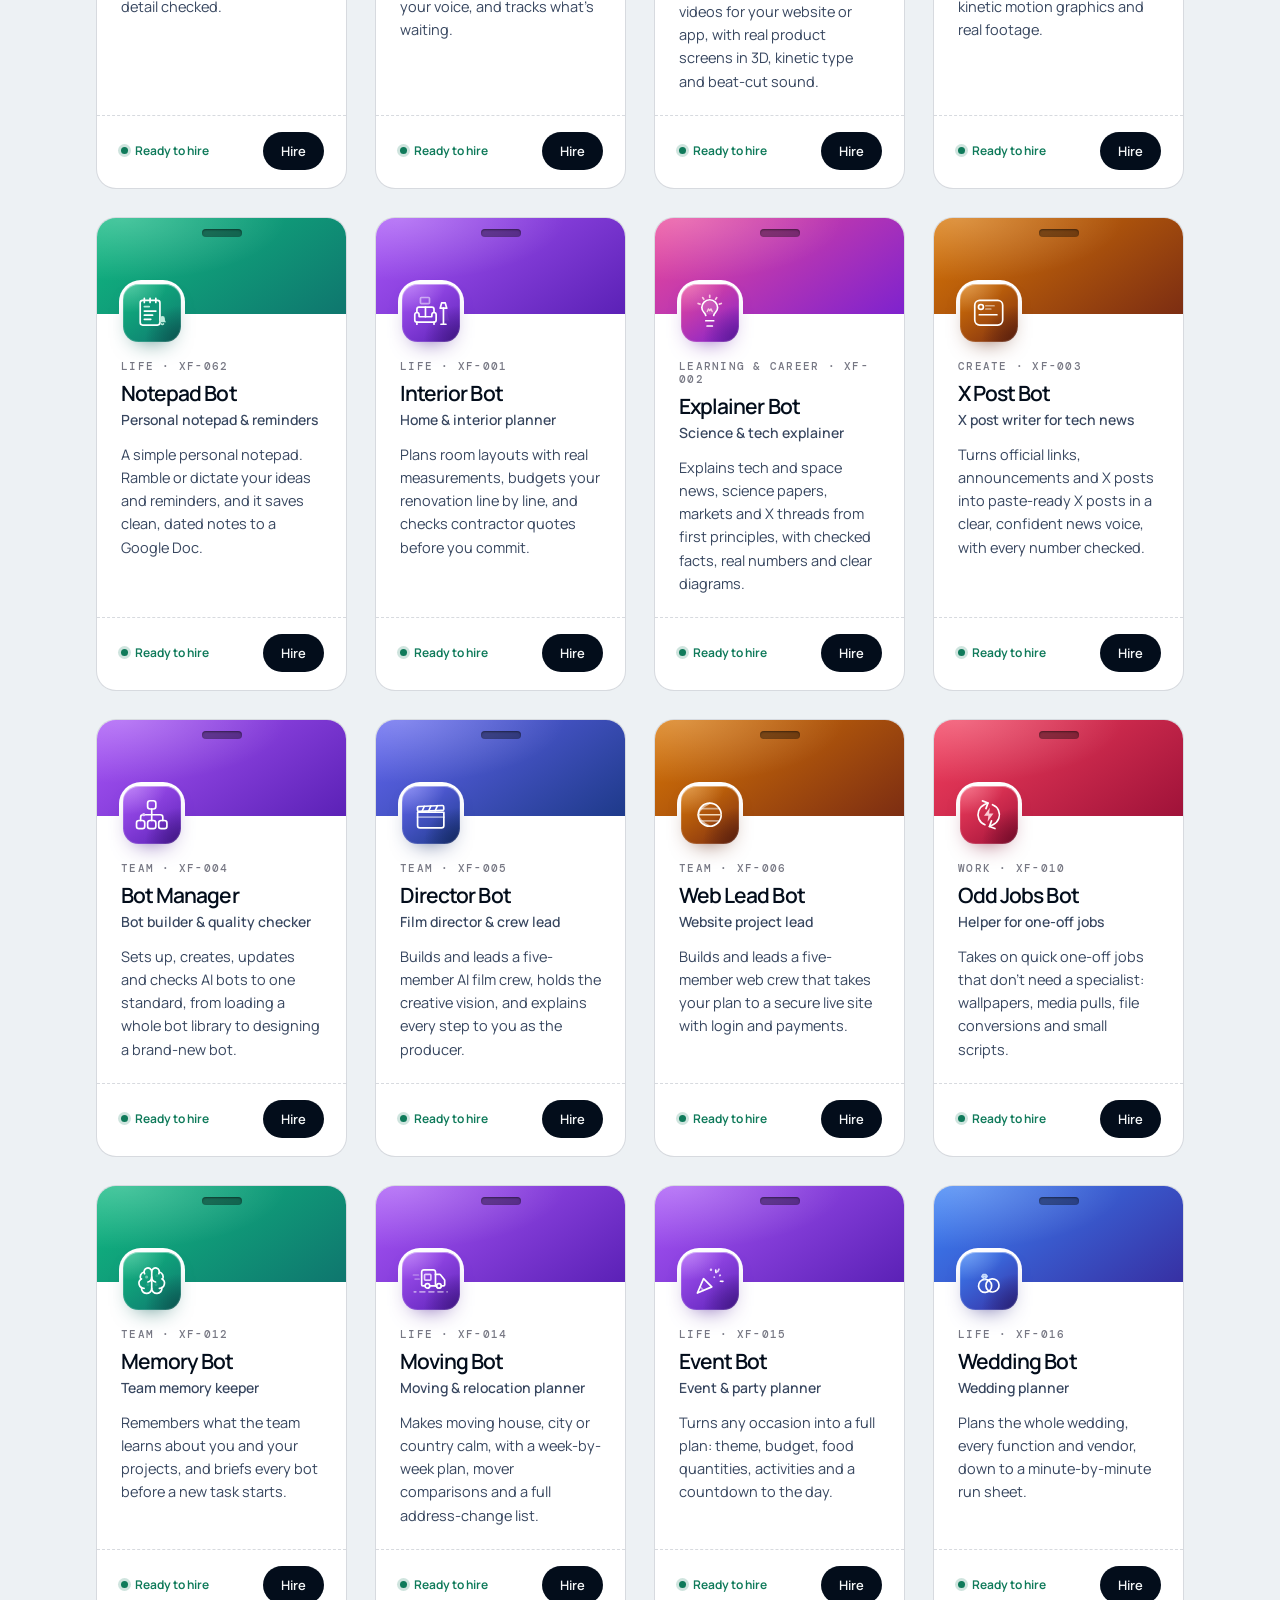
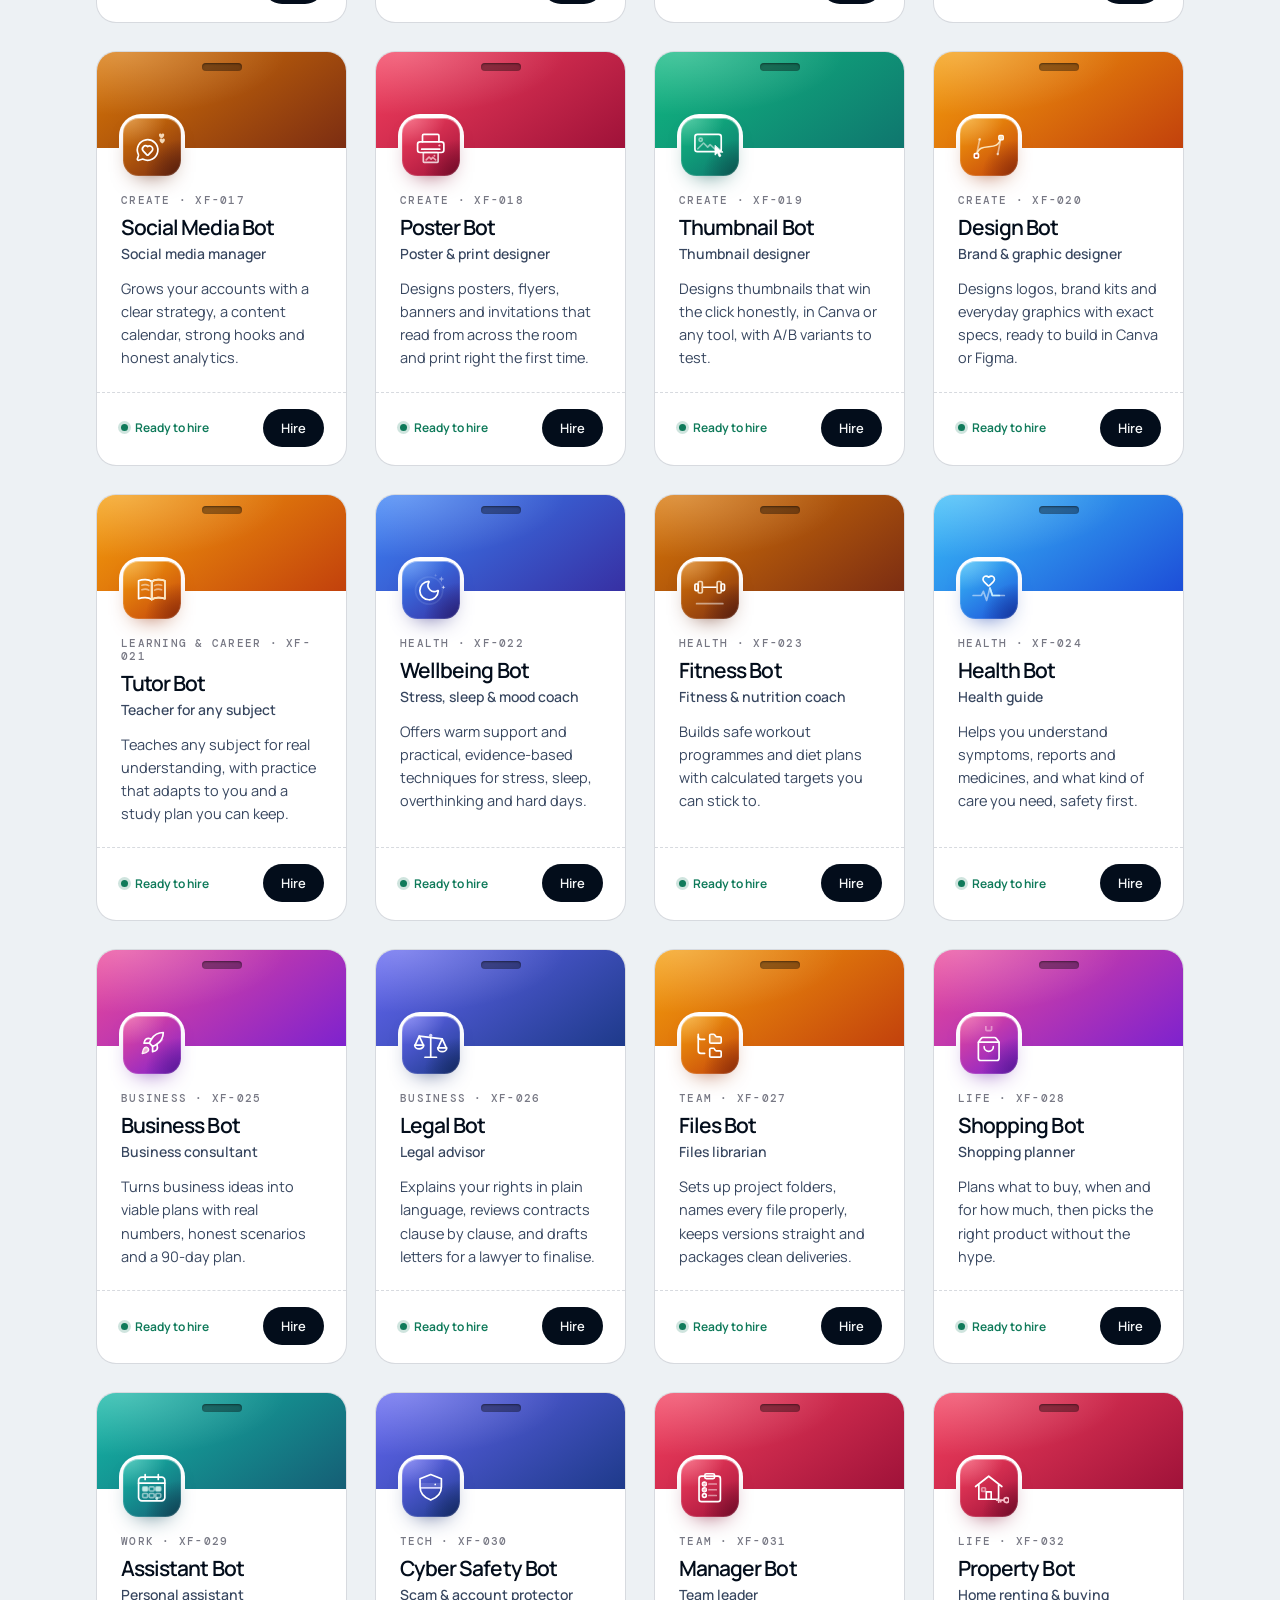
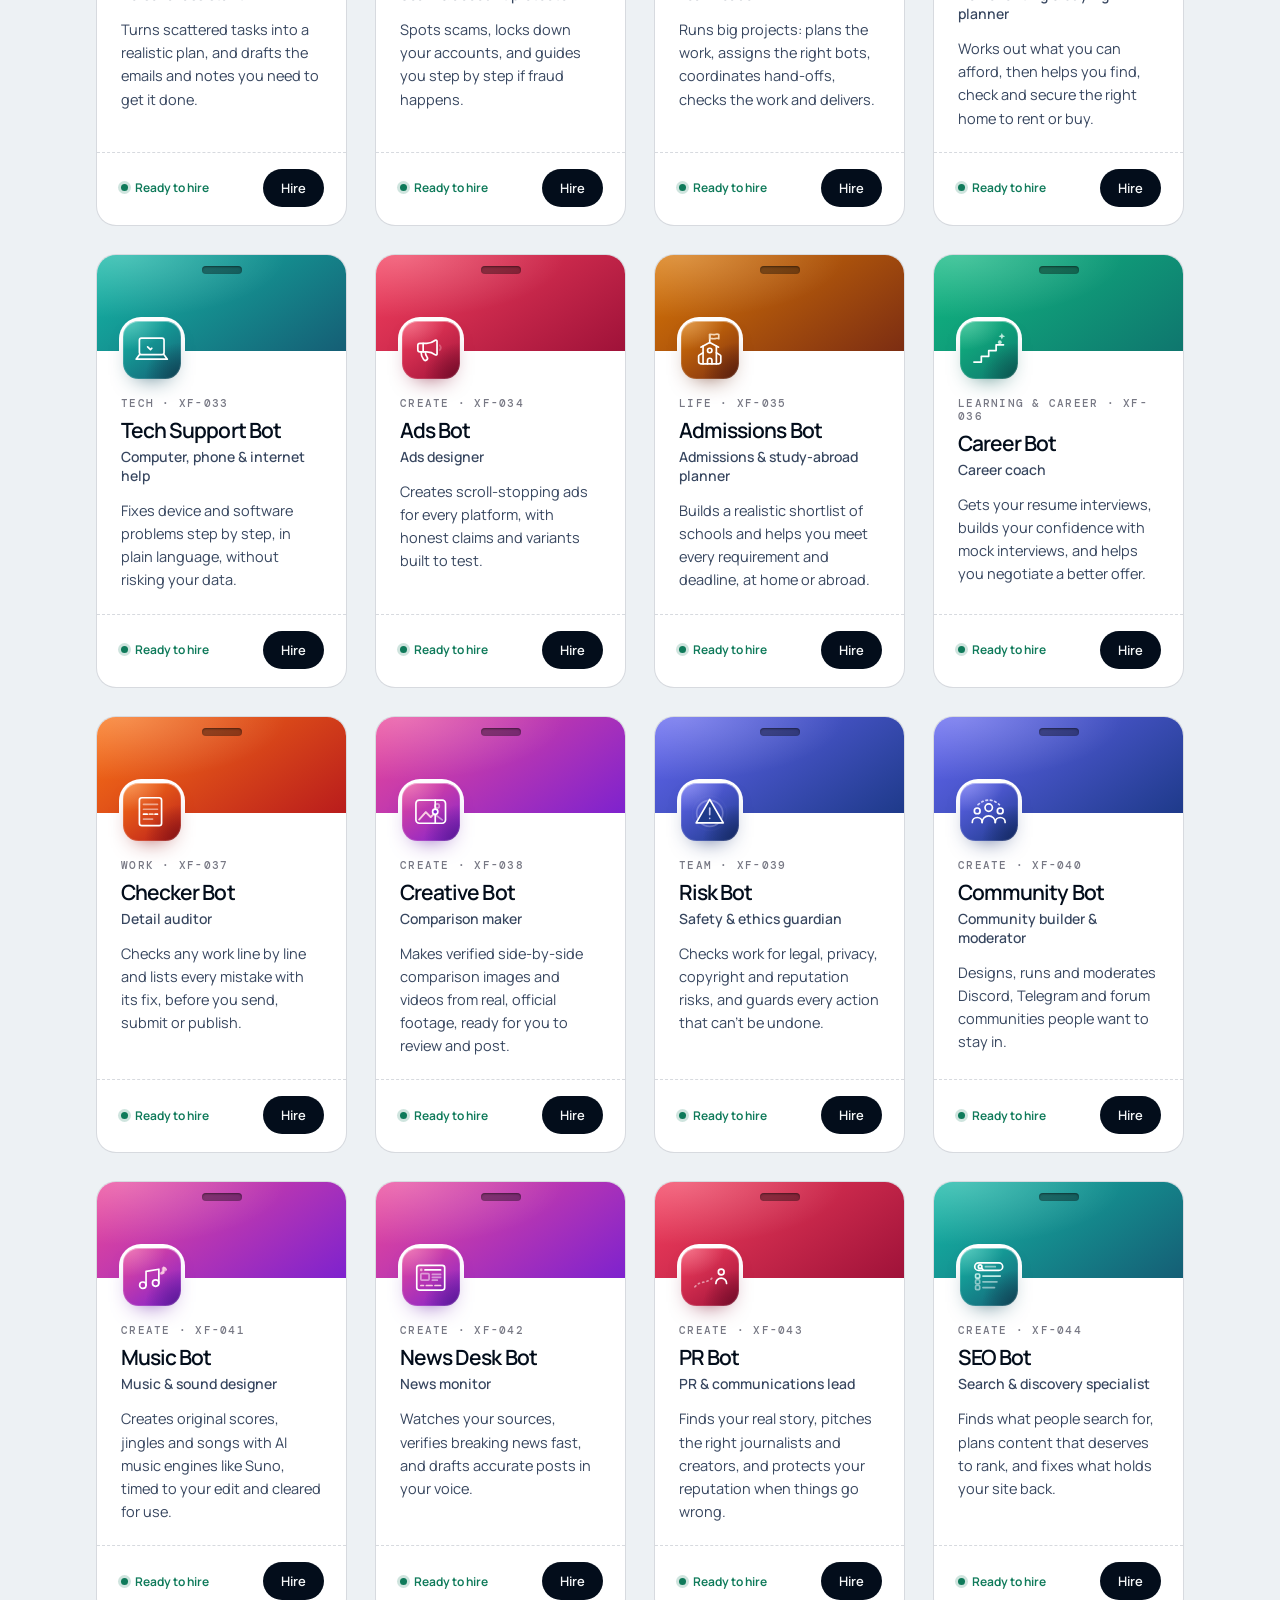
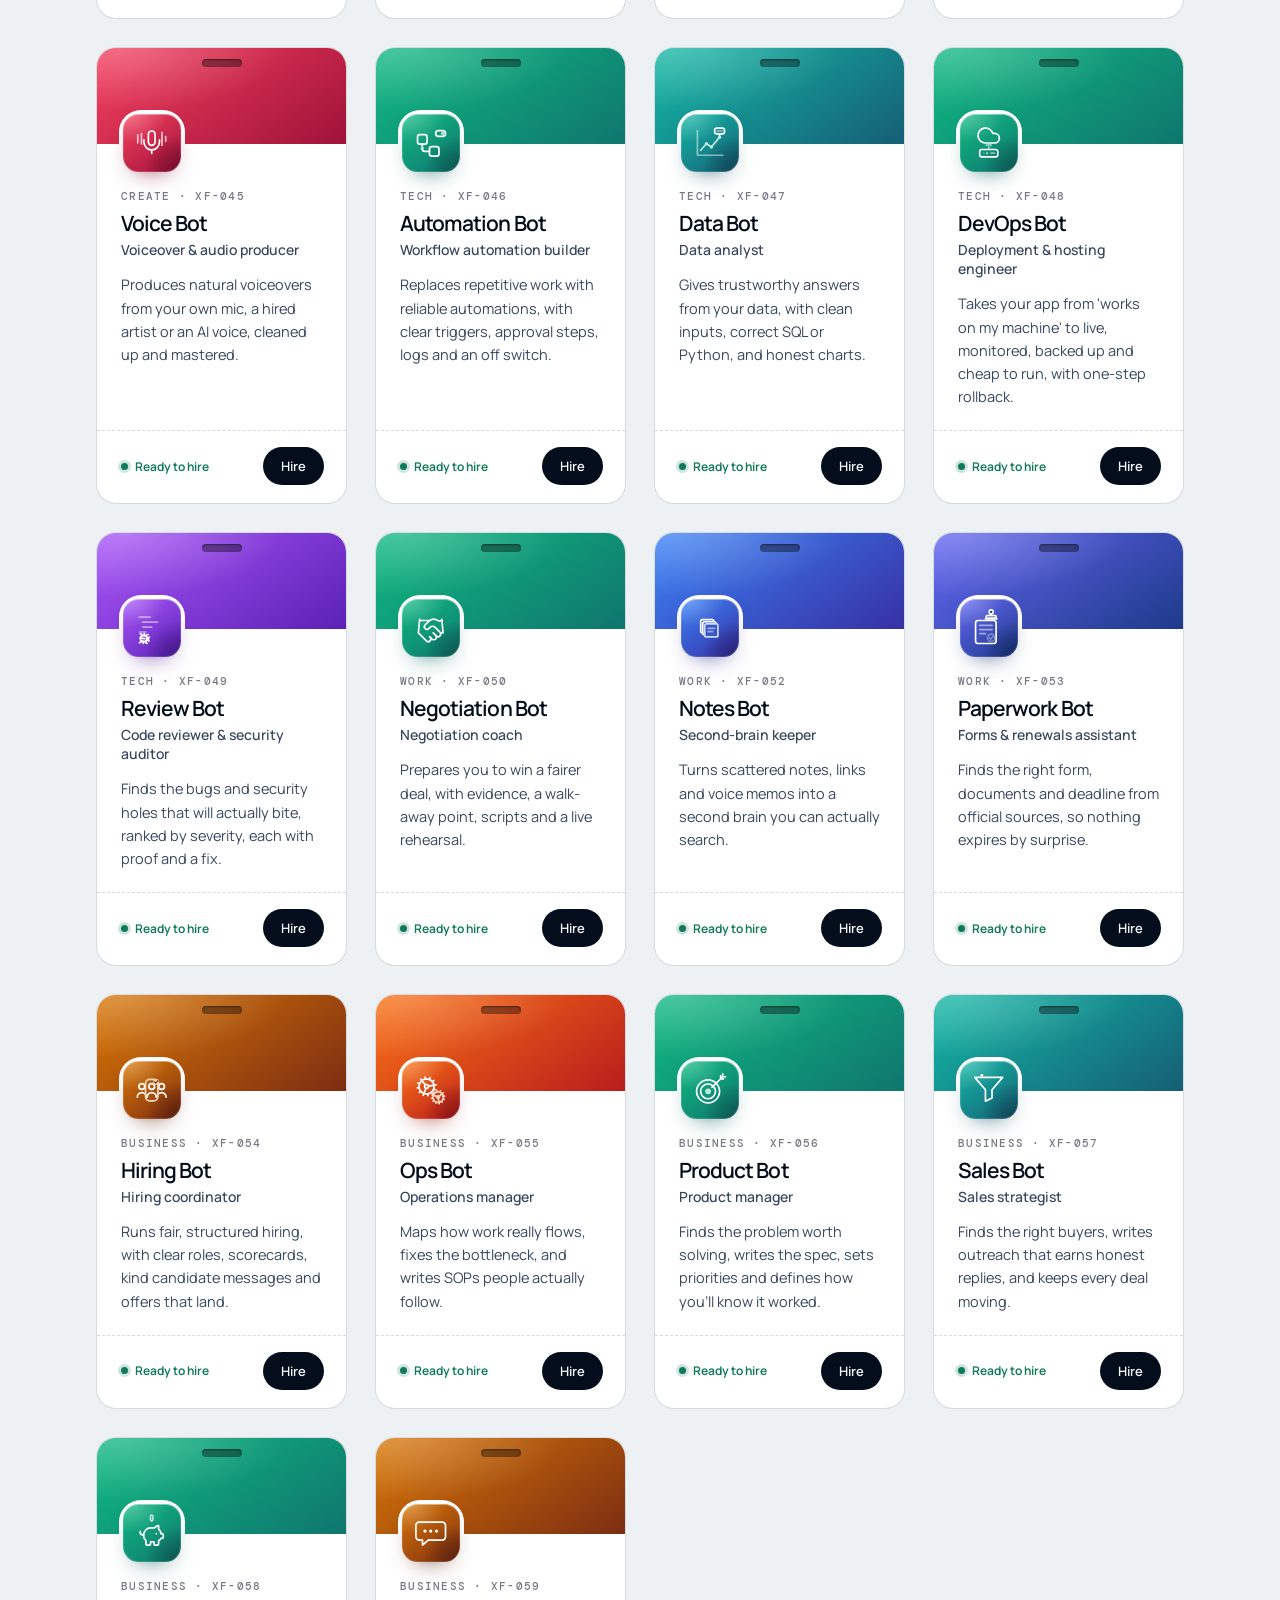
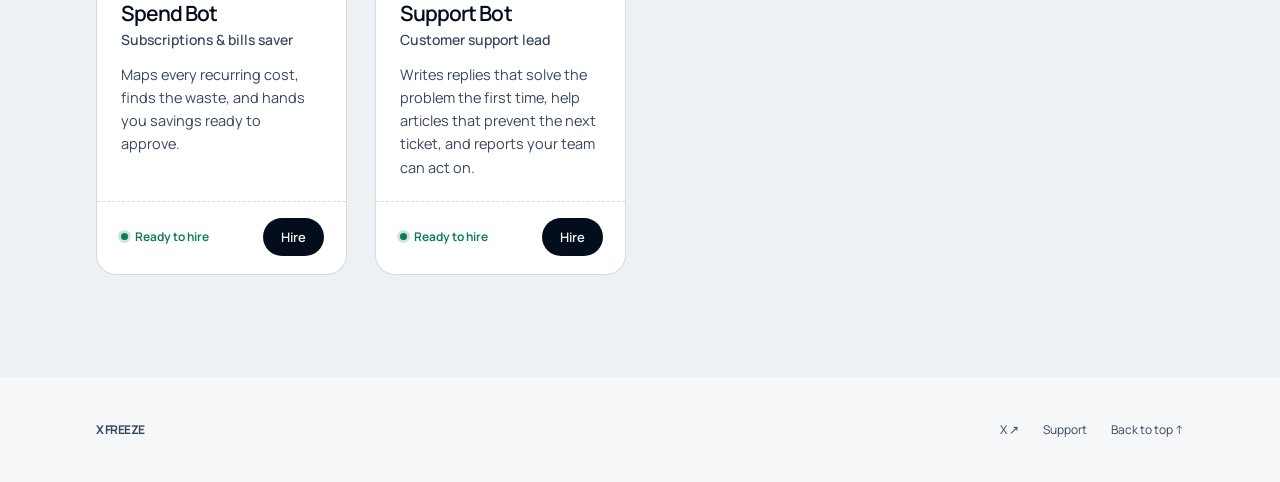
<file: grok-bots.html>
<!doctype html>
<html lang="en">
  <head>
    <meta charset="utf-8">
    <meta name="viewport" content="width=device-width, initial-scale=1">
    <meta name="description" content="Ready-made Grok bots by X Freeze for work, money, health, learning and more. They know the work: hire them in one click, give them a task, and they handle the rest.">
    <meta name="theme-color" content="#edf1f4">
    <meta property="og:title" content="Grok Bots by X Freeze">
    <meta property="og:description" content="Every job has an expert. Hire yours.">
    <meta property="og:image" content="assets/xfreeze-space-backdrop.png">
    <title>Grok Bots | X Freeze</title>
    <link rel="canonical" href="https://xfreeze.com/grok-bots">
    <script>
      (function () {
        try {
          var stored = localStorage.getItem("xf-theme");
          var theme = stored === "dark" || stored === "light"
            ? stored
            : (window.matchMedia("(prefers-color-scheme: dark)").matches ? "dark" : "light");
          document.documentElement.setAttribute("data-theme", theme);
        } catch (e) {
          document.documentElement.setAttribute("data-theme", "light");
        }
      })();
    </script>
    <link rel="icon" type="image/x-icon" href="/favicon.ico">
    <link rel="icon" type="image/png" sizes="32x32" href="/favicon-32x32.png">
    <link rel="apple-touch-icon" sizes="180x180" href="/apple-touch-icon.png">
    <link rel="preconnect" href="https://fonts.googleapis.com">
    <link rel="preconnect" href="https://fonts.gstatic.com" crossorigin>
    <link href="https://fonts.googleapis.com/css2?family=DM+Mono:wght@400;500&amp;family=Manrope:wght@400;500;600;700&amp;display=swap" rel="stylesheet">
    <link rel="stylesheet" href="/styles.css?v=mobile-menu-2">
    <link rel="stylesheet" href="/grok-bots/grok-bots.css?v=6">
  </head>
  <body>
    <a class="skip-link" href="#main">Skip to content</a>

    <header class="site-header">
      <a class="brand" href="/" aria-label="X Freeze home">
        <span>X FREEZE</span>
      </a>

      <nav aria-label="Primary navigation">
        <a href="/about">About</a>
        <a href="/articles">Articles</a>
        <a href="/grok-bots" aria-current="page">Grok Bots</a>
      </nav>

      <div class="nav-actions">
        <button class="theme-toggle" type="button" data-theme-toggle aria-label="Toggle dark theme" title="Toggle theme">
          <svg class="icon-moon" viewBox="0 0 24 24" fill="none" stroke="currentColor" stroke-width="1.8" stroke-linecap="round" stroke-linejoin="round" aria-hidden="true">
            <path d="M21 14.5A8.5 8.5 0 1 1 9.5 3a7 7 0 0 0 11.5 11.5z"></path>
          </svg>
          <svg class="icon-sun" viewBox="0 0 24 24" fill="none" stroke="currentColor" stroke-width="1.8" stroke-linecap="round" stroke-linejoin="round" aria-hidden="true">
            <circle cx="12" cy="12" r="4"></circle>
            <path d="M12 2v2M12 20v2M4.9 4.9l1.4 1.4M17.7 17.7l1.4 1.4M2 12h2M20 12h2M4.9 19.1l1.4-1.4M17.7 6.3l1.4-1.4"></path>
          </svg>
        </button>
        <a class="nav-contact" href="/contact">Contact</a>
        <a class="nav-support" href="/support">Buy me a coffee</a>
        <button class="menu-toggle" type="button" data-menu-toggle aria-expanded="false" aria-controls="mobileMenu" aria-label="Open menu">
          <span aria-hidden="true"></span>
        </button>
      </div>
      <div class="mobile-menu" id="mobileMenu" role="navigation" aria-label="Menu" hidden>
        <a href="/about">About</a>
        <a href="/articles">Articles</a>
        <a href="/grok-bots" aria-current="page">Grok Bots</a>
        <a href="/contact">Contact</a>
      </div>
    </header>

    <main class="gk" id="main">
      <section class="gk-hero" aria-labelledby="gk-title">
        <div class="gk-ghosts" id="gk-ghosts" aria-hidden="true"></div>
        <div class="gk-hero__inner content-container">
          <p class="gk-kicker">Grok bots by X Freeze</p>
          <h1 id="gk-title">Every job has an expert. Hire yours.</h1>
          <p class="gk-sub">Ready-made Grok bots that know the work. Give them a task and they handle the rest.</p>
          <form class="gk-ask" id="gk-ask" role="search" autocomplete="off">
            <label class="gk-ask__line" for="gk-search"><span class="gk-ask__need">I need help with</span> <span class="gk-ask__what" id="gk-what"></span><span class="gk-caret" aria-hidden="true"></span></label>
            <div class="gk-ask__box">
              <svg viewBox="0 0 24 24" width="20" height="20" fill="none" stroke="currentColor" stroke-width="2" stroke-linecap="round" aria-hidden="true"><circle cx="11" cy="11" r="7"/><path d="m20 20-3.5-3.5"/></svg>
              <input id="gk-search" type="search" placeholder="Try &quot;file my taxes&quot;" aria-label="What do you need help with?" spellcheck="false">
              <button class="gk-ask__go" type="submit">Find my expert</button>
            </div>
          </form>
          <div class="gk-match" id="gk-match" aria-live="polite"></div>
          <p class="gk-also" id="gk-also"></p>
        </div>
      </section>

      <section class="gk-list content-container" id="gk-staff" aria-labelledby="gk-list-title">
        <nav class="gk-depts" id="gk-cats" aria-label="Departments"></nav>
        <div class="gk-list__head">
          <h2 id="gk-list-title">Meet the staff</h2>
          <p id="gk-count" aria-live="polite"></p>
        </div>
        <ul class="gk-grid" id="gk-grid"></ul>
        <p class="gk-empty" id="gk-empty" hidden>No bots match that yet. Try other words, or pick a department.</p>
      </section>
    </main>

    <dialog class="gk-modal" id="gk-modal" aria-labelledby="gk-m-name">
      <div id="gk-modal-body"></div>
    </dialog>

    <footer class="site-footer">
      <a class="brand" href="/"><span>X FREEZE</span></a>
      <div>
        <a href="https://x.com/XFreeze" target="_blank" rel="noreferrer">X ↗</a>
        <a href="/support">Support</a>
        <a href="#top" onclick="window.scrollTo({ top: 0, behavior: 'smooth' }); return false;">Back to top ↑</a>
      </div>
    </footer>

    <script src="/grok-bots/grok-bots-faces.js?v=1"></script>
    <script src="/grok-bots/grok-bots-icons.js?v=2"></script>
    <script src="/grok-bots/grok-bots-scenes.js?v=4"></script>
    <script src="/grok-bots/grok-bots-data.js?v=4"></script>
    <script src="/grok-bots/grok-bots.js?v=2"></script>
    <script src="/nav-menu.js" defer></script>
  </body>
</html>
</file>
<file: styles.css>
:root {
  --canvas: #edf1f4;
  --canvas-soft: #e5eaf0;
  --canvas-bright: #f5f7f8;
  --ink: #030d1b;
  --ink-soft: #080d15;
  --slate: #37465f;
  --muted: #777884;
  --line: rgba(55, 70, 95, 0.2);
  --line-strong: rgba(55, 70, 95, 0.48);
  --header-bg: rgba(237, 241, 244, 0.88);
  --card-bg: #ffffff;
  --card-bg-soft: rgba(255, 255, 255, 0.72);
  --panel-bg: linear-gradient(118deg, rgba(249, 251, 252, 0.99), rgba(232, 237, 243, 0.985));
  --panel-sheen: radial-gradient(circle at 12% 8%, rgba(255, 255, 255, 0.98), transparent 34%);
  --section-tint: #eef2f5;
  --noise-opacity: 0.025;
  --noise-blend: multiply;
  --shadow-soft: 0 18px 40px rgba(55, 70, 95, 0.1);
  --shadow-panel: 0 24px 64px rgba(55, 70, 95, 0.16);
  --thumb-bg: #0b1220;
  --portrait-glow: radial-gradient(
    circle at 50% 52%,
    rgba(55, 70, 95, 0.12),
    rgba(237, 241, 244, 0.22) 55%,
    transparent 71%
  );
  --gutter: clamp(28px, 7.5vw, 144px);
  --section-space: clamp(108px, 13vw, 208px);
  --radius: 0;
  --ease-out: cubic-bezier(0.23, 1, 0.32, 1);
  --ease-in-out: cubic-bezier(0.77, 0, 0.175, 1);
  --sans: "Manrope", -apple-system, BlinkMacSystemFont, "Segoe UI", sans-serif;
  --mono: "DM Mono", ui-monospace, SFMono-Regular, Menlo, monospace;
  --type-hero: clamp(3.2rem, 4.65vw, 4.85rem);
  --type-section: clamp(3rem, 4.15vw, 4.4rem);
  --type-feature: clamp(2.15rem, 3.2vw, 3.45rem);
  --type-card: clamp(1.65rem, 2.3vw, 2.45rem);
}

html[data-theme="dark"] {
  /* Dark grey base (slightly deeper) · #1E3E62 accent only */
  --canvas: #12151a;
  --canvas-soft: #1a1e24;
  --canvas-bright: #222831;
  --ink: #eceff3;
  --ink-soft: #f5f7fa;
  --slate: #a0a8b4;
  --muted: #8a919c;
  --line: rgba(255, 255, 255, 0.1);
  --line-strong: rgba(255, 255, 255, 0.2);
  --header-bg: rgba(18, 21, 26, 0.92);
  --card-bg: #1a1e24;
  --card-bg-soft: rgba(26, 30, 36, 0.94);
  --panel-bg: linear-gradient(118deg, #222831, #1a1e24);
  --panel-sheen: radial-gradient(circle at 12% 8%, rgba(30, 62, 98, 0.24), transparent 40%);
  --section-tint: #12151a;
  --noise-opacity: 0.05;
  --noise-blend: soft-light;
  --shadow-soft: 0 18px 40px rgba(0, 0, 0, 0.45);
  --shadow-panel: 0 24px 64px rgba(0, 0, 0, 0.5);
  --thumb-bg: #0c0e12;
  /* No light halo — transparent so page grey shows through cleanly */
  --portrait-glow: transparent;
  --accent: #1e3e62;
}

/* Kill light portrait halo + any baked edge glow in dark mode */
html[data-theme="dark"] .portrait-stage::before {
  display: none;
}

html[data-theme="dark"] .portrait-stage {
  background: transparent;
}

html[data-theme="dark"] .portrait-stage img {
  filter: drop-shadow(0 20px 28px rgba(0, 0, 0, 0.45));
}

html[data-theme="dark"] .hero-sticky {
  background: var(--canvas);
}

html[data-theme="dark"] .hero-name {
  color: rgba(255, 255, 255, 0.04);
}

html[data-theme="dark"] .orbit-lines,
html[data-theme="dark"] .orbit-lines span {
  border-color: rgba(255, 255, 255, 0.08);
}

* {
  box-sizing: border-box;
}

html {
  scroll-behavior: smooth;
  color-scheme: light;
}

html[data-theme="dark"] {
  color-scheme: dark;
}

body {
  min-width: 320px;
  margin: 0;
  /* clip keeps sticky horizontal articles working; hidden breaks position:sticky */
  overflow-x: clip;
  background: var(--canvas);
  color: var(--ink);
  font-family: var(--sans);
  font-size: 16px;
  -webkit-font-smoothing: antialiased;
  transition: background-color 220ms ease, color 220ms ease;
}

body::after {
  position: fixed;
  z-index: 30;
  inset: 0;
  pointer-events: none;
  content: "";
  opacity: var(--noise-opacity);
  background-image: url("data:image/svg+xml,%3Csvg viewBox='0 0 180 180' xmlns='http://www.w3.org/2000/svg'%3E%3Cfilter id='n'%3E%3CfeTurbulence type='fractalNoise' baseFrequency='.82' numOctaves='3' stitchTiles='stitch'/%3E%3C/filter%3E%3Crect width='100%25' height='100%25' filter='url(%23n)' opacity='.7'/%3E%3C/svg%3E");
  mix-blend-mode: var(--noise-blend);
}

body.dialog-open {
  overflow: hidden;
}

a {
  color: inherit;
  text-decoration: none;
}

button,
input,
select,
textarea {
  font: inherit;
}

button {
  color: inherit;
}

img {
  display: block;
  max-width: 100%;
}

a:focus-visible,
button:focus-visible,
input:focus-visible,
select:focus-visible,
textarea:focus-visible {
  outline: 2px solid var(--slate);
  outline-offset: 4px;
}

.skip-link {
  position: fixed;
  z-index: 50;
  top: 12px;
  left: 12px;
  padding: 10px 14px;
  background: var(--ink);
  color: var(--canvas-bright);
  transform: translateY(-160%);
}

.skip-link:focus {
  transform: none;
}

.site-header {
  position: sticky;
  z-index: 20;
  top: 0;
  display: grid;
  min-height: 68px;
  grid-template-columns: 1fr auto 1fr;
  align-items: center;
  gap: 36px;
  padding: 0 var(--gutter);
  border-bottom: 1px solid var(--line);
  background: var(--header-bg);
  backdrop-filter: blur(18px);
  -webkit-backdrop-filter: blur(18px);
}

.theme-toggle {
  display: inline-flex;
  align-items: center;
  justify-content: center;
  width: 40px;
  height: 40px;
  margin: 0;
  padding: 0;
  border: 1px solid var(--line);
  border-radius: 999px;
  background: var(--card-bg-soft);
  color: var(--ink);
  cursor: pointer;
  transition: border-color 180ms ease, background 180ms ease, transform 180ms ease;
}

.theme-toggle:hover {
  border-color: var(--line-strong);
  transform: translateY(-1px);
}

.theme-toggle svg {
  width: 18px;
  height: 18px;
  display: block;
}

.theme-toggle .icon-sun {
  display: none;
}

.theme-toggle .icon-moon {
  display: block;
}

html[data-theme="dark"] .theme-toggle .icon-sun {
  display: block;
}

html[data-theme="dark"] .theme-toggle .icon-moon {
  display: none;
}

.brand {
  width: max-content;
  font-size: 20px;
  font-weight: 700;
  letter-spacing: -0.045em;
}

.site-header nav,
.nav-actions {
  display: flex;
  align-items: center;
}

.site-header nav {
  gap: clamp(24px, 3vw, 46px);
  justify-content: center;
}

.nav-actions {
  gap: 14px;
  justify-content: flex-end;
}

.site-header nav a,
.nav-contact,
.nav-support {
  min-height: 42px;
  align-content: center;
  border: 0;
  background: transparent;
  color: var(--ink-soft);
  cursor: pointer;
  padding: 0;
  font-size: 13px;
  font-weight: 500;
  transition: color 180ms ease;
}

.site-header nav a:hover,
.nav-contact:hover,
.nav-support:hover {
  color: var(--slate);
}

.nav-actions {
  justify-content: flex-end;
  gap: 26px;
}

.nav-support {
  border-bottom: 1px solid var(--slate);
}

main {
  /* overflow:clip breaks position:sticky for the articles horizontal track */
  overflow-x: clip;
  overflow-y: visible;
}

.hero {
  position: relative;
  isolation: isolate;
  /* Desktop: tall sticky stage so portrait + stats seam work together.
     Mobile overrides live only in @media (max-width: 780px / 480px). */
  height: 118dvh;
  min-height: 860px;
  overflow: clip;
}

.hero-sticky {
  position: sticky;
  top: 68px;
  display: grid;
  height: calc(100dvh - 68px);
  min-height: 700px;
  grid-template-columns: minmax(0, 1.05fr) minmax(420px, 0.95fr);
  align-items: center;
  overflow: hidden;
  padding: clamp(60px, 8vh, 90px) var(--gutter) 0;
  border-bottom: 1px solid var(--line);
  background:
    radial-gradient(circle at 77% 43%, rgba(55, 70, 95, 0.1), transparent 27rem),
    var(--canvas);
}

.hero-copy {
  position: relative;
  z-index: 4;
  align-self: center;
  max-width: 820px;
  padding-bottom: 70px;
}

.hero h1 {
  max-width: 790px;
  margin: 0;
  font-size: var(--type-hero);
  font-weight: 600;
  line-height: 1.08;
  letter-spacing: -0.065em;
  text-wrap: balance;
}

.headline-line {
  display: block;
  overflow: hidden;
  padding-bottom: 0.035em;
}

.headline-line > span {
  display: block;
}

.hero-summary {
  max-width: 570px;
  margin: 30px 0 0;
  color: var(--muted);
  font-size: clamp(15px, 1.25vw, 18px);
  line-height: 1.75;
}

.hero-actions,
.principle-actions,
.contact-actions {
  display: flex;
  flex-wrap: wrap;
  align-items: center;
}

.hero-actions {
  gap: 32px;
  margin-top: 38px;
}

.button {
  display: inline-flex;
  min-height: 54px;
  align-items: center;
  justify-content: center;
  border: 1px solid var(--ink);
  border-radius: var(--radius);
  cursor: pointer;
  padding: 0 25px;
  font-size: 13px;
  font-weight: 600;
  white-space: nowrap;
  transition: background 180ms ease, color 180ms ease, transform 180ms ease;
}

.button:hover {
  transform: translateY(-2px);
}

.button:active {
  transform: scale(0.98);
}

.button-primary {
  background: var(--ink);
  color: var(--canvas-bright);
}

.button-primary:hover {
  background: var(--slate);
  color: var(--canvas-bright);
}

.button-disabled {
  border-color: var(--line-strong);
  background: var(--canvas-soft);
  color: var(--muted);
  cursor: not-allowed;
}

.button-disabled:hover {
  transform: none;
}

.text-link {
  display: inline-flex;
  min-height: 42px;
  align-items: center;
  gap: 11px;
  border: 0;
  border-bottom: 1px solid var(--line-strong);
  background: transparent;
  color: var(--ink);
  cursor: pointer;
  padding: 0;
  font-size: 13px;
  font-weight: 600;
  white-space: nowrap;
  transition: border-color 180ms ease, color 180ms ease, gap 180ms ease;
}

.text-link:hover {
  gap: 16px;
  border-color: var(--ink);
  color: var(--slate);
}

.hero-name {
  position: absolute;
  z-index: -1;
  right: -3vw;
  bottom: -0.16em;
  color: rgba(55, 70, 95, 0.055);
  font-size: clamp(9rem, 17vw, 19rem);
  font-weight: 600;
  line-height: 0.75;
  letter-spacing: -0.09em;
  white-space: nowrap;
}

.portrait-stage {
  position: relative;
  z-index: 2;
  align-self: stretch;
  min-height: 680px;
  margin: 0;
}

.portrait-stage::before {
  position: absolute;
  z-index: -2;
  top: 5%;
  left: 4%;
  width: 104%;
  height: 91%;
  border-radius: 50%;
  background: var(--portrait-glow);
  content: "";
}

.portrait-stage img {
  position: absolute;
  z-index: 3;
  left: 50%;
  bottom: 0;
  width: min(116%, 800px);
  max-width: none;
  height: 104%;
  object-fit: contain;
  object-position: center bottom;
  filter: drop-shadow(0 28px 30px rgba(3, 13, 27, 0.12));
  transform: translateX(-50%);
}

.orbit-depth {
  position: absolute;
  z-index: 1;
  inset: 0;
}

.orbit-lines,
.orbit-lines span {
  position: absolute;
  border: 1px solid rgba(55, 70, 95, 0.13);
  border-radius: 50%;
}

.orbit-lines {
  z-index: 1;
  top: 5%;
  left: -5%;
  width: 118%;
  height: 88%;
  transform: rotate(-12deg);
}

.orbit-lines::before,
.orbit-lines::after {
  position: absolute;
  width: 8px;
  height: 8px;
  border-radius: 50%;
  background: var(--slate);
  content: "";
}

.orbit-lines::before {
  top: 50%;
  right: -5px;
  transform: translateY(-50%);
}

.orbit-lines::after {
  top: 50%;
  left: -5px;
  transform: translateY(-50%);
}

.orbit-lines span:nth-child(1) {
  inset: 6%;
}

.orbit-lines span:nth-child(2) {
  inset: 12%;
}

.orbit-lines span:nth-child(3) {
  inset: 18%;
}

.principle {
  position: relative;
  display: grid;
  min-height: 1040px;
  align-content: start;
  overflow: hidden;
  padding: clamp(400px, 28vw, 520px) var(--gutter) var(--section-space);
  background:
    linear-gradient(110deg, rgba(55, 70, 95, 0.07), transparent 44%),
    linear-gradient(to bottom, var(--canvas) 0, var(--canvas-soft) 340px);
}

.principle::after {
  position: absolute;
  right: -11vw;
  width: min(48vw, 700px);
  aspect-ratio: 1;
  border: 1px solid rgba(55, 70, 95, 0.13);
  border-radius: 50%;
  box-shadow:
    inset 0 0 0 8vw var(--canvas-soft),
    inset 0 0 0 calc(8vw + 1px) rgba(55, 70, 95, 0.1);
  content: "";
  pointer-events: none;
}

.principle h2 {
  position: relative;
  z-index: 2;
  max-width: none;
  margin: 0;
  color: var(--ink);
  font-size: var(--type-section);
  font-weight: 500;
  line-height: 0.96;
  letter-spacing: -0.075em;
}

.principle > p {
  position: relative;
  z-index: 2;
  max-width: 640px;
  margin: 40px 0 0;
  color: var(--slate);
  font-size: clamp(16px, 1.2vw, 18px);
  line-height: 1.65;
}

/* Header: title + intro side by side — full content width */
.principle-header {
  position: relative;
  z-index: 2;
  display: grid;
  width: 100%;
  max-width: none;
  grid-template-columns: minmax(0, 0.9fr) minmax(0, 1.1fr);
  gap: clamp(40px, 6vw, 96px);
  align-items: end;
}

.principle-intro {
  max-width: none;
  margin: 0;
  color: var(--slate);
  font-size: clamp(17px, 1.35vw, 21px);
  line-height: 1.62;
  letter-spacing: -0.02em;
}

/* Closing statement after all ideas — last before CTAs */
.principle-closing {
  position: relative;
  z-index: 2;
  max-width: 80ch;
  margin: clamp(40px, 5vw, 56px) 0 0;
  padding-top: 28px;
  border-top: 1px solid var(--line);
  color: var(--slate);
  font-size: clamp(16px, 1.25vw, 18px);
  line-height: 1.72;
  letter-spacing: -0.015em;
}

/* Idea cards span full width between gutters */
.principle-cards {
  position: relative;
  z-index: 2;
  display: grid;
  width: 100%;
  max-width: none;
  grid-template-columns: repeat(2, minmax(0, 1fr));
  gap: 1px;
  margin-top: clamp(56px, 7vw, 88px);
  border: 1px solid var(--line);
  background: var(--line);
}

.principle-cards article {
  display: flex;
  flex-direction: column;
  gap: 16px;
  min-height: 0;
  padding: clamp(28px, 3.2vw, 40px);
  background: var(--canvas);
}

.principle-card-wide {
  grid-column: 1 / -1;
}

.principle-card-num {
  font-family: var(--font-mono, ui-monospace, monospace);
  font-size: 11px;
  font-weight: 500;
  letter-spacing: 0.12em;
  text-transform: uppercase;
  color: var(--muted);
}

.principle-cards h3 {
  max-width: none;
  margin: 0;
  color: var(--ink);
  font-size: clamp(22px, 2vw, 30px);
  font-weight: 500;
  line-height: 1.12;
  letter-spacing: -0.045em;
}

.principle-cards p {
  max-width: none;
  margin: 0;
  color: var(--muted);
  font-size: 14px;
  line-height: 1.75;
}

.principle-card-body {
  display: grid;
  grid-template-columns: repeat(2, minmax(0, 1fr));
  gap: clamp(20px, 3vw, 40px);
}

.principle-card-body > div {
  display: flex;
  flex-direction: column;
  gap: 1em;
}

.principle-card-body p {
  margin: 0;
}

.principle-actions {
  position: relative;
  z-index: 2;
  display: flex;
  flex-wrap: wrap;
  gap: 34px;
  margin-top: 48px;
}

.principle-actions a {
  min-height: 40px;
  align-content: center;
  border-bottom: 1px solid var(--line-strong);
  font-size: 13px;
  font-weight: 600;
}

.profile-stats {
  --stats-seam-offset: clamp(80px, 6.8vw, 96px);
  position: relative;
  z-index: 8;
  isolation: isolate;
  /* Desktop: zero-height wrapper; panel sits on the hero seam via translateY.
     Mobile uses real height + margin pull-up inside @media only. */
  height: 0;
  scroll-margin-top: 320px;
  margin: 0;
  padding: 0 var(--gutter);
  color: var(--ink);
  pointer-events: none;
}

.profile-stats-panel {
  position: relative;
  display: grid;
  max-width: 1600px;
  min-height: clamp(430px, 30vw, 480px);
  align-items: stretch;
  overflow: hidden;
  margin: 0 auto;
  padding: clamp(48px, 4.6vw, 72px);
  border-radius: 16px;
  background:
    var(--panel-sheen),
    var(--panel-bg);
  box-shadow:
    inset 0 1px 0 rgba(255, 255, 255, 0.08),
    inset 0 0 0 1px var(--line),
    var(--shadow-panel);
  backdrop-filter: blur(26px) saturate(132%);
  -webkit-backdrop-filter: blur(26px) saturate(132%);
  gap: clamp(56px, 6vw, 96px);
  grid-template-columns: minmax(320px, 0.88fr) minmax(0, 1.12fr);
  pointer-events: auto;
  transform: translateY(calc(-50% + var(--stats-seam-offset)));
}

.profile-stats-heading {
  display: flex;
  flex-direction: column;
  justify-content: space-between;
  margin: 0;
}

.profile-stats-heading h2 {
  max-width: 16ch;
  margin: 0;
  color: var(--ink);
  font-size: clamp(2.9rem, 4vw, 4.25rem);
  font-weight: 500;
  line-height: 0.98;
  letter-spacing: -0.055em;
  text-wrap: balance;
}

.profile-stats-heading p {
  max-width: 38ch;
  margin: clamp(42px, 6vw, 86px) 0 0;
  color: var(--slate);
  font-size: 14px;
  line-height: 1.72;
  text-wrap: pretty;
}

.profile-stat-grid {
  display: grid;
  align-content: stretch;
  margin: 0;
  column-gap: 0;
  grid-template-columns: repeat(2, minmax(0, 1fr));
  grid-template-rows: minmax(0, 1fr) auto;
  row-gap: clamp(28px, 3vw, 42px);
}

.profile-stat {
  display: grid;
  min-width: 0;
  align-items: start;
}

.profile-stat:first-child {
  align-items: center;
  padding-bottom: clamp(28px, 3vw, 40px);
  border-bottom: 1px solid rgba(55, 70, 95, 0.16);
  grid-column: 1 / -1;
}

.profile-stat:nth-child(n + 2) {
  padding: 4px clamp(20px, 2.5vw, 36px) 0;
}

.profile-stat:nth-child(2) {
  padding-left: 0;
}

.profile-stat:nth-child(3) {
  border-left: 1px solid rgba(55, 70, 95, 0.14);
}

.profile-stat dd {
  margin: 0 0 9px;
  color: var(--ink);
  font-size: clamp(2rem, 2.8vw, 3.25rem);
  font-weight: 500;
  line-height: 1;
  letter-spacing: -0.04em;
  text-wrap: nowrap;
}

.profile-stat:first-child dd {
  font-size: clamp(3.6rem, 5.4vw, 5.8rem);
  letter-spacing: -0.065em;
}

.profile-stat dt {
  color: var(--slate);
  font-size: 14px;
  font-weight: 500;
  line-height: 1.72;
}

.frezestack {
  position: relative;
  display: grid;
  min-height: 0;
  grid-template-columns: minmax(340px, 0.78fr) minmax(520px, 1.22fr);
  gap: clamp(48px, 6vw, 96px);
  align-items: center;
  overflow: hidden;
  padding: var(--section-space) var(--gutter);
  border-bottom: 1px solid var(--line);
  background:
    radial-gradient(circle at 15% 48%, rgba(55, 70, 95, 0.07), transparent 28rem),
    var(--canvas);
}

.stack-content {
  position: relative;
  z-index: 4;
  max-width: 680px;
}

.stack-copy {
  max-width: 620px;
}

.stack-copy h2,
.section-heading h2,
.posts > h2,
.about-copy h2,
.contact h2,
.support-strip h2 {
  margin: 0;
  font-weight: 500;
  letter-spacing: -0.07em;
}

.stack-copy h2 {
  font-size: var(--type-section);
  line-height: 0.96;
}

.stack-copy > p {
  max-width: 560px;
  margin: 28px 0 0;
  color: var(--slate);
  font-size: 17px;
  line-height: 1.68;
}

.stack-capabilities {
  position: relative;
  z-index: 5;
  max-width: 620px;
  margin-top: clamp(56px, 5vw, 76px);
  border-top: 1px solid var(--line);
}

.stack-capabilities article {
  display: grid;
  min-height: 0;
  grid-template-columns: minmax(0, 1fr) 48px;
  gap: 28px;
  align-items: center;
  margin: 0;
  padding: 22px 0;
  border-bottom: 1px solid var(--line);
}

.stack-capabilities h3 {
  margin: 0;
  font-size: clamp(1.55rem, 2vw, 2.05rem);
  font-weight: 500;
  line-height: 1.08;
  letter-spacing: -0.045em;
}

.stack-capabilities p {
  max-width: 46ch;
  margin: 11px 0 0;
  color: var(--muted);
  font-size: 13px;
  line-height: 1.6;
}

.stack-capabilities a {
  display: grid;
  width: 44px;
  height: 44px;
  place-items: center;
  justify-self: end;
  margin: 0;
  border: 1px solid var(--line-strong);
  border-radius: 50%;
  color: var(--slate);
  font-size: 19px;
  transition: border-color 180ms ease, color 180ms ease, transform 180ms ease;
}

.stack-capabilities a:hover {
  border-color: var(--slate);
  color: var(--ink);
  transform: translate(2px, -2px);
}

.stack-cta {
  position: relative;
  z-index: 5;
  width: max-content;
  margin: 46px 0 0;
}

.stack-gallery {
  position: relative;
  z-index: 2;
  display: grid;
  width: 100%;
  height: clamp(620px, 56vw, 760px);
  max-height: 760px;
  padding: 10px;
  border: 1px solid var(--line);
  border-radius: 18px;
  background: var(--card-bg-soft);
  box-shadow: var(--shadow-soft);
  gap: 10px;
  grid-template-columns: 1fr 1fr;
  grid-template-rows: 1.35fr 1fr;
  align-self: stretch;
}

.stack-shot {
  position: relative;
  display: block;
  min-width: 0;
  min-height: 0;
  overflow: hidden;
  border-radius: 10px;
  background: #8a8f97;
  color: #f5f7f8;
  isolation: isolate;
  text-decoration: none;
}

.stack-shot-wide {
  grid-column: 1 / -1;
}

/* Templates card: 3 vertical columns scrolling up/down continuously */
.stack-shot-templates {
  display: block;
}

.templates-roll {
  position: absolute;
  inset: 0;
  z-index: 0;
  display: grid;
  grid-template-columns: repeat(3, 1fr);
  gap: 8px;
  padding: 8px;
  overflow: hidden;
  background: #0b1016;
}

.templates-col {
  overflow: hidden;
  min-width: 0;
  min-height: 0;
  border-radius: 8px;
}

.templates-roll-track {
  display: flex;
  flex-direction: column;
  width: 100%;
  height: max-content;
  gap: 8px;
  will-change: transform;
  animation: templates-roll-up var(--roll-duration, 36s) linear infinite;
}

.templates-col-down .templates-roll-track {
  animation-name: templates-roll-down;
}

/* Taller vertical thumbnails */
.templates-roll-card {
  flex: 0 0 auto;
  width: 100%;
  height: clamp(160px, 18vw, 220px);
  margin: 0;
  overflow: hidden;
  border-radius: 8px;
  background: #6b7280;
  box-shadow: 0 2px 10px rgba(0, 0, 0, 0.25);
}

.templates-roll-card img {
  width: 100%;
  height: 100%;
  object-fit: cover;
  object-position: center;
  display: block;
  filter: saturate(0.94) contrast(1.03);
  transform: none;
  transition: filter 400ms ease;
}

.stack-shot-templates:hover .templates-roll-track {
  animation-play-state: paused;
}

.stack-shot-templates:hover .templates-roll-card img {
  filter: saturate(1.04) contrast(1.05);
}

@keyframes templates-roll-up {
  from {
    transform: translate3d(0, 0, 0);
  }
  to {
    transform: translate3d(0, -50%, 0);
  }
}

@keyframes templates-roll-down {
  from {
    transform: translate3d(0, -50%, 0);
  }
  to {
    transform: translate3d(0, 0, 0);
  }
}

@media (max-width: 780px) {
  .templates-roll {
    gap: 6px;
    padding: 6px;
  }

  .templates-roll-card {
    height: clamp(120px, 28vw, 160px);
    border-radius: 6px;
  }

  .templates-roll-track {
    gap: 6px;
  }
}

@media (prefers-reduced-motion: reduce) {
  .templates-roll-track {
    animation: none !important;
  }

  .templates-col {
    overflow-y: auto;
    -webkit-overflow-scrolling: touch;
  }
}

.stack-shot img,
.stack-shot video {
  width: 100%;
  height: 100%;
  object-fit: cover;
  filter: saturate(0.88) contrast(1.03);
  transform: scale(1.02);
  transition: transform 700ms var(--ease-out), filter 500ms ease;
}

.stack-shot video {
  display: block;
  background: #0b0f14;
  pointer-events: none;
}

.stack-shot:hover img,
.stack-shot:hover video {
  filter: saturate(1) contrast(1.05);
  transform: scale(1.06);
}

.stack-shot-veil {
  position: absolute;
  inset: 0;
  background:
    linear-gradient(180deg, transparent 42%, rgba(3, 13, 27, 0.55) 100%);
  pointer-events: none;
  transition: background 320ms ease;
}

.stack-shot:hover .stack-shot-veil {
  background:
    linear-gradient(180deg, transparent 28%, rgba(3, 13, 27, 0.68) 100%);
}

.stack-shot-copy {
  position: absolute;
  z-index: 2;
  right: 0;
  bottom: 0;
  left: 0;
  padding: 16px 18px;
}

.stack-shot-copy h3 {
  margin: 0;
  font-size: clamp(1.05rem, 1.3vw, 1.25rem);
  font-weight: 500;
  line-height: 1.1;
  letter-spacing: -0.03em;
}

.has-reveal .reveal-section.is-visible .stack-shot:nth-child(2) {
  transition-delay: 70ms;
}

.has-reveal .reveal-section.is-visible .stack-shot:nth-child(3) {
  transition-delay: 120ms;
}

@media (prefers-reduced-motion: reduce) {
  .stack-shot img,
  .stack-shot video {
    transition: none !important;
  }
}

/* ——— Imagine continuous gallery (3 lanes) ——— */
.imagine-section {
  position: relative;
  overflow: hidden;
  padding: var(--section-space) 0;
  border-bottom: 1px solid var(--line);
  background:
    linear-gradient(180deg, rgba(55, 70, 95, 0.04), transparent 40%),
    var(--canvas);
}

.imagine-head {
  position: relative;
  z-index: 2;
  display: flex;
  flex-wrap: wrap;
  align-items: flex-end;
  justify-content: space-between;
  gap: 20px 32px;
  max-width: 1240px;
  margin: 0 auto clamp(36px, 4vw, 52px);
  padding: 0 var(--gutter);
}

.imagine-kicker {
  margin: 0 0 10px;
  color: var(--muted);
  font-family: var(--font-mono, ui-monospace, monospace);
  font-size: 11px;
  font-weight: 500;
  letter-spacing: 0.14em;
  text-transform: uppercase;
}

.imagine-head h2 {
  margin: 0 0 12px;
  color: var(--ink);
  font-size: var(--type-section);
  font-weight: 500;
  line-height: 0.96;
  letter-spacing: -0.07em;
}

.imagine-head-copy p:last-child {
  max-width: 46ch;
  margin: 0;
  color: var(--slate);
  font-size: clamp(15px, 1.15vw, 17px);
  line-height: 1.65;
}

.imagine-gallery {
  display: grid;
  gap: 14px;
  width: 100%;
}

.imagine-lane {
  overflow: hidden;
  mask-image: linear-gradient(90deg, transparent, #000 4%, #000 96%, transparent);
  -webkit-mask-image: linear-gradient(90deg, transparent, #000 4%, #000 96%, transparent);
}

.imagine-track {
  display: flex;
  width: max-content;
  gap: 12px;
  will-change: transform;
  animation: imagine-roll-left var(--roll-duration, 40s) linear infinite;
}

.imagine-lane-right .imagine-track {
  animation-name: imagine-roll-right;
}

.imagine-card {
  position: relative;
  flex: 0 0 auto;
  width: clamp(160px, 16vw, 220px);
  height: clamp(200px, 20vw, 280px);
  margin: 0;
  overflow: hidden;
  border-radius: 14px;
  border: 1px solid rgba(55, 70, 95, 0.12);
  background: #c5cad1;
  box-shadow: 0 10px 28px rgba(55, 70, 95, 0.08);
}

.imagine-card img {
  width: 100%;
  height: 100%;
  object-fit: cover;
  display: block;
  filter: saturate(0.94) contrast(1.02);
  transition: transform 500ms var(--ease-out), filter 400ms ease;
}

.imagine-card:hover img {
  transform: scale(1.05);
  filter: saturate(1.05) contrast(1.04);
}

@keyframes imagine-roll-left {
  from {
    transform: translate3d(0, 0, 0);
  }
  to {
    transform: translate3d(-50%, 0, 0);
  }
}

@keyframes imagine-roll-right {
  from {
    transform: translate3d(-50%, 0, 0);
  }
  to {
    transform: translate3d(0, 0, 0);
  }
}

.imagine-lane:hover .imagine-track {
  animation-play-state: paused;
}

@media (prefers-reduced-motion: reduce) {
  .imagine-track {
    animation: none !important;
  }

  .imagine-lane {
    overflow-x: auto;
    -webkit-overflow-scrolling: touch;
    mask-image: none;
    -webkit-mask-image: none;
  }

  .imagine-track {
    width: max-content;
  }
}

@media (max-width: 780px) {
  .imagine-card {
    width: 148px;
    height: 188px;
  }

  .imagine-gallery {
    gap: 10px;
  }

  .imagine-track {
    gap: 10px;
  }
}

.section-heading {
  max-width: 780px;
  margin-bottom: clamp(70px, 9vw, 120px);
}

.section-heading h2 {
  max-width: 760px;
  font-size: var(--type-section);
  line-height: 1;
}

.section-heading p {
  max-width: 610px;
  margin: 30px 0 0;
  color: var(--muted);
  font-size: 17px;
  line-height: 1.7;
}

.section-link {
  margin-top: 62px;
}

/* Library */
/* ── X Articles: vertical scroll drives horizontal track ── */
/* Do not put overflow:hidden on .x-articles — it kills position:sticky */
.x-articles {
  padding: 0;
  border-bottom: 1px solid var(--line);
  background:
    radial-gradient(circle at 12% 12%, rgba(55, 70, 95, 0.06), transparent 26rem),
    radial-gradient(circle at 92% 80%, rgba(3, 13, 27, 0.04), transparent 22rem),
    var(--section-tint);
}

/* Tall pin = scroll distance for the sideways move (exact height set in JS) */
.x-articles-pin {
  position: relative;
  height: 250vh;
}

/* Sticky panel hugs content (no full-viewport empty band under cards) */
.x-articles-sticky {
  position: sticky;
  top: 0;
  z-index: 2;
  display: flex;
  flex-direction: column;
  box-sizing: border-box;
  height: auto;
  padding: calc(68px + 14px) 0 40px;
  overflow: hidden;
  background:
    radial-gradient(circle at 12% 12%, rgba(55, 70, 95, 0.06), transparent 26rem),
    radial-gradient(circle at 92% 80%, rgba(3, 13, 27, 0.04), transparent 22rem),
    var(--section-tint);
}

.x-articles-head {
  display: flex;
  align-items: flex-end;
  justify-content: space-between;
  gap: 24px;
  flex: 0 0 auto;
  margin: 0 var(--gutter) 14px;
  padding-bottom: 12px;
  border-bottom: 1px solid var(--line);
}

.x-articles-head-copy {
  max-width: 640px;
  min-width: 0;
}

.x-articles-head h2 {
  margin: 0;
  font-size: clamp(1.9rem, 3.2vw, 2.85rem);
  font-weight: 500;
  letter-spacing: -0.06em;
  line-height: 1.05;
}

.x-articles-head-copy > p {
  max-width: 52ch;
  margin: 10px 0 0;
  color: var(--slate);
  font-size: 14.5px;
  line-height: 1.55;
}

.x-articles-head-side {
  display: flex;
  flex-direction: column;
  align-items: flex-end;
  gap: 10px;
  flex-shrink: 0;
}

.x-articles-head-side .library-meta {
  margin: 0;
}

.x-articles-viewport {
  flex: 0 0 auto;
  min-height: 0;
  display: flex;
  align-items: flex-start;
  padding-top: 6px;
  padding-left: var(--gutter);
  overflow: hidden;
}

.x-articles-track {
  display: flex;
  align-items: stretch;
  gap: 16px;
  width: max-content;
  height: fit-content;
  padding-right: var(--gutter);
  will-change: transform;
  transform: translate3d(0, 0, 0);
}

.x-article-card {
  display: flex;
  flex-direction: column;
  flex: 0 0 clamp(420px, 46vw, 560px);
  width: clamp(420px, 46vw, 560px);
  overflow: hidden;
  border: 1px solid var(--line);
  border-radius: 18px;
  background: var(--card-bg);
  color: inherit;
  transition:
    border-color 220ms ease,
    box-shadow 320ms ease,
    background 220ms ease;
}

.x-article-card:hover {
  border-color: var(--line-strong);
  box-shadow: var(--shadow-soft);
}

.x-article-thumb {
  position: relative;
  margin: 0;
  overflow: hidden;
  background: var(--thumb-bg);
  width: 100%;
  aspect-ratio: 5 / 2;
  flex-shrink: 0;
}

.x-article-thumb img {
  width: 100%;
  height: 100%;
  object-fit: cover;
  transition: transform 480ms var(--ease-out);
}

.x-article-card:hover .x-article-thumb img {
  transform: scale(1.04);
}

.x-article-body {
  display: flex;
  flex-direction: column;
  flex: 1 1 auto;
  gap: 14px;
  padding: 22px 24px 24px;
}

.x-article-meta {
  display: flex;
  align-items: center;
  justify-content: space-between;
  gap: 12px;
}

.x-article-views {
  color: var(--muted);
  font-family: var(--mono);
  font-size: 11px;
  font-weight: 500;
  letter-spacing: 0.06em;
  text-transform: uppercase;
  white-space: nowrap;
}

.x-article-body h3 {
  margin: 0;
  font-size: clamp(1.28rem, 1.65vw, 1.55rem);
  font-weight: 600;
  letter-spacing: -0.035em;
  line-height: 1.26;
  display: -webkit-box;
  -webkit-line-clamp: 3;
  -webkit-box-orient: vertical;
  overflow: hidden;
}

.x-article-body p {
  margin: 0;
  color: var(--slate);
  font-size: 15.5px;
  line-height: 1.55;
  display: -webkit-box;
  -webkit-line-clamp: 3;
  -webkit-box-orient: vertical;
  overflow: hidden;
}

.x-article-foot {
  display: flex;
  align-items: center;
  justify-content: space-between;
  gap: 12px;
  margin-top: auto;
  padding-top: 6px;
}

.x-article-date {
  color: var(--muted);
  font-family: var(--mono);
  font-size: 11px;
  font-weight: 500;
  letter-spacing: 0.04em;
  white-space: nowrap;
}

.x-article-cta {
  margin-top: 0;
  padding-top: 0;
  color: var(--ink);
  font-family: var(--mono);
  font-size: 12px;
  font-weight: 500;
  letter-spacing: 0.06em;
  text-transform: uppercase;
  white-space: nowrap;
}

.x-article-cta span {
  display: inline-block;
  transition: transform 220ms ease;
}

.x-article-card:hover .x-article-cta span {
  transform: translate(2px, -2px);
}

/* Mobile: native horizontal swipe, no tall pin */
@media (max-width: 720px) {
  .x-articles-pin {
    height: auto !important;
  }

  .x-articles-sticky {
    position: relative;
    top: auto;
    height: auto;
    padding: calc(68px + 16px) 0 36px;
    overflow: visible;
  }

  .x-articles-head {
    flex-direction: column;
    align-items: flex-start;
  }

  .x-articles-head-side {
    align-items: flex-start;
  }

  .x-articles-viewport {
    overflow-x: auto;
    overflow-y: hidden;
    -webkit-overflow-scrolling: touch;
    scroll-snap-type: x mandatory;
    scrollbar-width: none;
    padding-bottom: 4px;
  }

  .x-articles-viewport::-webkit-scrollbar {
    display: none;
  }

  .x-articles-track {
    transform: none !important;
    height: auto;
  }

  .x-article-card {
    scroll-snap-align: start;
    flex-basis: min(440px, 88vw);
    width: min(440px, 88vw);
  }
}

@media (prefers-reduced-motion: reduce) {
  .x-articles-pin {
    height: auto !important;
  }

  .x-articles-sticky {
    position: relative;
    top: auto;
    height: auto;
  }

  .x-articles-viewport {
    overflow-x: auto;
  }

  .x-articles-track {
    transform: none !important;
  }
}

.library {
  padding: var(--section-space) var(--gutter);
  border-bottom: 1px solid var(--line);
  background:
    radial-gradient(circle at 88% 8%, rgba(55, 70, 95, 0.05), transparent 28rem),
    var(--canvas-bright);
}

.library-head {
  display: flex;
  align-items: flex-end;
  justify-content: space-between;
  gap: 32px;
  margin-bottom: clamp(36px, 5vw, 56px);
  padding-bottom: clamp(28px, 4vw, 40px);
  border-bottom: 1px solid var(--line);
}

.library-kicker {
  margin: 0 0 14px;
  color: var(--muted);
  font-family: var(--mono);
  font-size: 12px;
  font-weight: 500;
  letter-spacing: 0.12em;
  text-transform: uppercase;
}

.library-head-copy {
  max-width: 720px;
}

.library-head h2 {
  margin: 0;
  font-size: var(--type-section);
  font-weight: 500;
  letter-spacing: -0.07em;
  line-height: 0.98;
}

.library-head-copy > p {
  max-width: 54ch;
  margin: 18px 0 0;
  color: var(--slate);
  font-size: 16px;
  line-height: 1.7;
}

.library-focus {
  max-width: none;
  margin-top: 12px;
  color: var(--muted);
  font-size: 14px;
  line-height: 1.5;
}

.library-meta {
  margin: 0;
  color: var(--muted);
  font-family: var(--mono);
  font-size: 11px;
  font-weight: 500;
  letter-spacing: 0.08em;
  text-transform: uppercase;
  white-space: nowrap;
}

.library-toolbar {
  display: grid;
  grid-template-columns: minmax(0, 1fr) auto;
  gap: 12px;
  align-items: center;
  margin-bottom: 18px;
  padding: 10px;
  border: 1px solid var(--line);
  border-radius: 18px;
  background: var(--card-bg-soft);
  box-shadow: var(--shadow-soft);
}

.lib-search {
  position: relative;
  display: flex;
  min-width: 0;
  align-items: center;
}

.lib-search svg {
  position: absolute;
  left: 16px;
  width: 16px;
  height: 16px;
  color: var(--muted);
  pointer-events: none;
}

.lib-search input {
  width: 100%;
  min-height: 48px;
  padding: 0 18px 0 44px;
  border: 0;
  border-radius: 12px;
  background: transparent;
  color: var(--ink);
  font: inherit;
  font-size: 15px;
}

.lib-search input::placeholder {
  color: var(--muted);
}

.lib-search input:focus {
  outline: none;
  background: var(--canvas-soft);
}

.lib-sort {
  display: flex;
  gap: 4px;
  padding: 4px;
  border-radius: 12px;
  background: var(--canvas-soft);
}

.sort-btn {
  min-height: 40px;
  padding: 8px 16px;
  border: 0;
  border-radius: 10px;
  background: transparent;
  color: var(--muted);
  cursor: pointer;
  font-size: 13px;
  font-weight: 500;
  letter-spacing: -0.01em;
  transition: color 180ms ease, background 180ms ease, box-shadow 180ms ease;
}

.sort-btn:hover {
  color: var(--ink);
}

.sort-btn.active {
  background: var(--ink);
  color: var(--canvas-bright);
  box-shadow: 0 8px 18px rgba(3, 13, 27, 0.16);
}

.lib-filters {
  display: flex;
  flex-wrap: nowrap;
  gap: 8px;
  margin: 0 0 28px;
  padding: 2px 2px 10px;
  overflow-x: auto;
  scrollbar-width: thin;
  -webkit-overflow-scrolling: touch;
}

.lib-filters .filter {
  flex: 0 0 auto;
  min-height: 36px;
  padding: 8px 14px;
  border: 1px solid var(--line);
  border-radius: 999px;
  background: transparent;
  color: var(--slate);
  cursor: pointer;
  font-size: 13px;
  font-weight: 500;
  letter-spacing: -0.01em;
  white-space: nowrap;
  transition: color 180ms ease, border-color 180ms ease, background 180ms ease;
}

.lib-filters .filter:hover {
  border-color: var(--line-strong);
  color: var(--ink);
}

.lib-filters .filter.active {
  border-color: var(--ink);
  background: var(--ink);
  color: var(--canvas-bright);
}

.lib-filters .filter small {
  margin-left: 6px;
  color: inherit;
  opacity: 0.62;
  font-family: var(--mono);
  font-size: 11px;
}

.library-results {
  display: grid;
  gap: 18px;
}

.lib-count {
  margin: 0;
  color: var(--muted);
  font-family: var(--mono);
  font-size: 12px;
  letter-spacing: 0.04em;
}

.lib-grid {
  display: grid;
  grid-template-columns: repeat(3, minmax(0, 1fr));
  gap: 14px;
}

.lib-card {
  position: relative;
  display: grid;
  min-height: 250px;
  grid-template-rows: auto 1fr auto;
  padding: 22px 22px 20px;
  border: 1px solid var(--line);
  border-radius: 16px;
  background: var(--card-bg);
  color: inherit;
  transition: border-color 220ms ease, transform 320ms var(--ease-out), box-shadow 320ms ease, background 220ms ease;
}

.lib-card:hover {
  border-color: var(--line-strong);
  box-shadow: var(--shadow-soft);
  transform: translateY(-3px);
}

.lib-card-featured {
  min-height: 280px;
  grid-column: 1 / -1;
  grid-template-columns: minmax(0, 1.45fr) minmax(200px, 0.65fr);
  grid-template-rows: auto 1fr;
  gap: 10px 48px;
  padding: 28px 30px;
  background:
    linear-gradient(135deg, rgba(55, 70, 95, 0.08), transparent 42%),
    var(--card-bg);
}

.lib-card-top {
  display: flex;
  align-items: center;
  justify-content: space-between;
  gap: 12px;
  margin-bottom: 16px;
}

.lib-card-featured .lib-card-top {
  grid-column: 1 / -1;
  margin-bottom: 4px;
}

.lib-body {
  min-width: 0;
}

.lib-card-featured .lib-body {
  align-self: center;
}

.lib-tag {
  padding: 5px 10px;
  border-radius: 999px;
  background: rgba(55, 70, 95, 0.08);
  color: var(--slate);
  font-family: var(--mono);
  font-size: 11px;
  font-weight: 500;
  letter-spacing: 0.06em;
  text-transform: uppercase;
  white-space: nowrap;
}

.lib-date {
  color: var(--muted);
  font-family: var(--mono);
  font-size: 11px;
  letter-spacing: 0.04em;
  white-space: nowrap;
}

.lib-quoting {
  margin: 0 0 8px;
  color: var(--muted);
  font-family: var(--mono);
  font-size: 11px;
  letter-spacing: 0.03em;
}

.lib-text {
  display: -webkit-box;
  margin: 0;
  overflow: hidden;
  color: var(--ink-soft);
  font-size: 15px;
  line-height: 1.55;
  letter-spacing: -0.015em;
  white-space: pre-line;
  -webkit-box-orient: vertical;
  -webkit-line-clamp: 6;
}

.lib-card-featured .lib-text {
  max-width: 52ch;
  font-size: clamp(1.2rem, 1.8vw, 1.55rem);
  font-weight: 500;
  line-height: 1.35;
  letter-spacing: -0.03em;
  -webkit-line-clamp: 5;
}

.lib-card:hover .lib-text {
  color: var(--ink);
}

.lib-metrics {
  display: flex;
  flex-wrap: wrap;
  align-items: flex-end;
  gap: 10px 18px;
  margin-top: 20px;
  padding-top: 16px;
  border-top: 1px solid var(--line);
}

.lib-card-featured .lib-metrics {
  grid-row: 2;
  grid-column: 2;
  align-content: end;
  justify-content: flex-end;
  margin-top: 0;
  padding-top: 0;
  border-top: 0;
  text-align: right;
}

.lib-metrics .v {
  color: var(--ink);
  font-size: 15px;
  font-weight: 600;
  letter-spacing: -0.03em;
}

.lib-card-featured .lib-metrics .v {
  display: block;
  width: 100%;
  font-size: clamp(2rem, 3.2vw, 2.8rem);
  font-weight: 500;
  letter-spacing: -0.055em;
  line-height: 1;
}

.lib-metrics .sub {
  color: var(--muted);
  font-family: var(--mono);
  font-size: 11px;
  letter-spacing: 0.03em;
}

.lib-card-featured .lib-metrics .sub {
  display: block;
  width: 100%;
  margin-top: 8px;
}

.lib-metrics .go {
  margin-left: auto;
  color: var(--muted);
  font-size: 16px;
  transition: color 180ms ease, transform 220ms var(--ease-out);
}

.lib-card-featured .lib-metrics .go {
  margin: 18px 0 0 auto;
}

.lib-card:hover .go {
  color: var(--ink);
  transform: translate(2px, -2px);
}

.lib-empty {
  grid-column: 1 / -1;
  margin: 0;
  padding: 56px 24px;
  border: 1px dashed var(--line-strong);
  border-radius: 16px;
  color: var(--muted);
  font-size: 15px;
  text-align: center;
}

.library-foot {
  display: flex;
  flex-wrap: wrap;
  align-items: center;
  justify-content: space-between;
  gap: 18px;
  margin-top: 10px;
  padding-top: 28px;
  border-top: 1px solid var(--line);
}

.lib-more {
  display: flex;
}

.lib-more.done {
  display: none;
}

.lib-more.done + .text-link {
  margin-left: auto;
}

@media (max-width: 1000px) {
  .lib-grid {
    grid-template-columns: repeat(2, minmax(0, 1fr));
  }

  .lib-card-featured {
    grid-template-columns: 1fr;
    gap: 18px;
  }

  .lib-card-featured .lib-metrics {
    align-items: flex-start;
    text-align: left;
  }

  .lib-card-featured .lib-metrics .go {
    margin-left: 0;
  }
}

@media (max-width: 720px) {
  .library-head {
    flex-direction: column;
    align-items: flex-start;
  }

  .library-toolbar {
    grid-template-columns: 1fr;
  }

  .lib-sort {
    width: 100%;
  }

  .sort-btn {
    flex: 1;
  }

  .lib-grid {
    grid-template-columns: 1fr;
  }

  .lib-card,
  .lib-card-featured {
    min-height: 0;
  }

  .library-foot {
    flex-direction: column;
    align-items: stretch;
  }

  .lib-more .button {
    width: 100%;
  }
}

.posts {
  padding: var(--section-space) var(--gutter);
  border-bottom: 1px solid var(--line);
  background: var(--canvas);
}

.posts > h2 {
  max-width: 760px;
  font-size: var(--type-section);
  line-height: 1;
}

.focus-grid {
  display: grid;
  min-height: 680px;
  grid-template-columns: minmax(0, 1.18fr) minmax(350px, 0.82fr);
  grid-template-rows: 1fr 1fr;
  gap: 1px;
  margin-top: 82px;
  background: var(--line);
}

.focus-grid > a {
  display: flex;
  flex-direction: column;
  justify-content: space-between;
  padding: clamp(34px, 5vw, 70px);
  background: var(--canvas-bright);
  transition: background 230ms ease, color 230ms ease;
}

.focus-grid > a:first-child {
  grid-row: 1 / 3;
  background:
    linear-gradient(140deg, rgba(55, 70, 95, 0.09), transparent),
    var(--canvas-soft);
}

.focus-grid > a:hover {
  background: var(--slate);
  color: var(--canvas-bright);
}

.focus-grid h3 {
  margin: 0;
  font-size: var(--type-feature);
  font-weight: 500;
  line-height: 0.96;
  letter-spacing: -0.06em;
}

.focus-grid p {
  max-width: 510px;
  margin: 28px 0 auto;
  color: var(--muted);
  font-size: 15px;
  line-height: 1.7;
  transition: color 230ms ease;
}

.focus-grid > a:hover p,
.focus-grid > a:hover span {
  color: rgba(245, 247, 248, 0.74);
}

.focus-grid span {
  display: flex;
  flex-wrap: wrap;
  justify-content: space-between;
  gap: 14px;
  margin-top: 42px;
  color: var(--slate);
  font-size: 12px;
  line-height: 1.5;
  transition: color 230ms ease;
}

.focus-grid strong {
  font-weight: 600;
}

.about {
  display: grid;
  min-height: 960px;
  grid-template-columns: minmax(340px, 0.75fr) minmax(0, 1.25fr);
  gap: clamp(60px, 10vw, 170px);
  align-items: center;
  padding: var(--section-space) var(--gutter) 0;
  overflow: hidden;
  border-bottom: 1px solid var(--line);
  background:
    radial-gradient(circle at 22% 55%, rgba(55, 70, 95, 0.11), transparent 24rem),
    var(--canvas-bright);
}

.about-portrait {
  position: relative;
  align-self: end;
  min-height: 730px;
  margin: 0;
}

.about-portrait::after {
  position: absolute;
  z-index: 0;
  left: -15%;
  bottom: 3%;
  width: 130%;
  height: 7%;
  border-radius: 50%;
  background: rgba(55, 70, 95, 0.11);
  filter: blur(20px);
  content: "";
}

.about-portrait img {
  position: absolute;
  z-index: 1;
  inset: 0;
  width: 100%;
  height: 100%;
  object-fit: contain;
  object-position: center bottom;
}

.about-copy {
  align-self: center;
  max-width: 790px;
  padding-bottom: var(--section-space);
}

.about-copy h2 {
  max-width: 760px;
  font-size: var(--type-section);
  line-height: 1;
}

.about-copy > p {
  max-width: 680px;
  margin: 18px 0 0;
  color: var(--muted);
  font-size: 15px;
  line-height: 1.8;
}

.about-copy .about-lead {
  margin-top: 36px;
  color: var(--slate);
  font-size: clamp(17px, 1.3vw, 19px);
  line-height: 1.62;
}

.about-proof {
  display: flex;
  gap: clamp(48px, 8vw, 110px);
  margin-top: 50px;
  padding-top: 34px;
  border-top: 1px solid var(--line);
}

.about-proof > div {
  display: grid;
  gap: 8px;
}

.about-proof strong {
  font-size: var(--type-feature);
  font-weight: 400;
  line-height: 0.9;
  letter-spacing: -0.065em;
}

.about-proof span {
  color: var(--muted);
  font-size: 13px;
}

.contact {
  padding: var(--section-space) var(--gutter);
  border-bottom: 1px solid var(--line);
  background:
    radial-gradient(ellipse at 86% 90%, rgba(55, 70, 95, 0.14), transparent 33rem),
    var(--canvas);
}

.contact h2 {
  max-width: 950px;
  font-size: var(--type-section);
  line-height: 1;
}

.contact > p {
  max-width: 670px;
  margin: 38px 0 0;
  color: var(--muted);
  font-size: 16px;
  line-height: 1.8;
}

.contact-actions {
  gap: 32px;
  margin-top: 48px;
}

.email-link {
  color: var(--muted);
}

.support-strip {
  display: grid;
  grid-template-columns: 1.2fr 0.8fr;
  gap: 60px;
  align-items: end;
  padding: clamp(70px, 8vw, 118px) var(--gutter);
  border-bottom: 1px solid var(--line);
  background: var(--canvas-soft);
}

.support-strip h2 {
  font-size: var(--type-feature);
  line-height: 1;
}

.support-strip p {
  max-width: 580px;
  margin: 22px 0 0;
  color: var(--muted);
  line-height: 1.7;
}

.support-control {
  justify-self: end;
  text-align: left;
}

.site-footer {
  display: grid;
  grid-template-columns: 1fr auto;
  align-items: center;
  gap: 40px;
  padding: 44px var(--gutter);
  background: var(--canvas-bright);
}

.site-footer p {
  margin: 0;
  color: var(--muted);
  font-size: 12px;
}

.site-footer > div {
  display: flex;
  flex-wrap: wrap;
  justify-content: flex-end;
  gap: 24px;
}

.site-footer a,
.site-footer button {
  border: 0;
  background: transparent;
  color: var(--slate);
  cursor: pointer;
  padding: 0;
  font-size: 12px;
  transition: color 180ms ease;
}

.site-footer a:hover,
.site-footer button:hover {
  color: var(--ink);
}

.dialog {
  width: min(680px, calc(100vw - 30px));
  max-height: calc(100dvh - 30px);
  border: 0;
  background: transparent;
  color: var(--ink);
  padding: 0;
}

.dialog::backdrop {
  background: rgba(3, 13, 27, 0.58);
  backdrop-filter: blur(10px);
}

.dialog-shell {
  overflow: auto;
  max-height: calc(100dvh - 30px);
  padding: clamp(25px, 5vw, 46px);
  border: 1px solid var(--line-strong);
  background: var(--card-bg);
  box-shadow: var(--shadow-panel);
}

.dialog-header {
  display: flex;
  align-items: flex-start;
  justify-content: space-between;
  gap: 24px;
  margin-bottom: 32px;
}

.dialog-header span {
  color: var(--muted);
  font-size: 12px;
}

.dialog-header h2 {
  max-width: 500px;
  margin: 10px 0 0;
  font-size: clamp(2rem, 5vw, 3.7rem);
  font-weight: 500;
  line-height: 1.04;
  letter-spacing: -0.055em;
}

.close-button {
  display: grid;
  width: 40px;
  height: 40px;
  flex: 0 0 auto;
  place-items: center;
  border: 1px solid var(--line);
  background: transparent;
  color: var(--ink);
  cursor: pointer;
  font-size: 24px;
}

.consult-form {
  display: grid;
  gap: 20px;
}

.consult-form .dialog-header {
  margin-bottom: 8px;
}

.consult-form label {
  display: grid;
  gap: 9px;
}

.consult-form label > span {
  color: var(--slate);
  font-size: 12px;
  font-weight: 600;
}

.consult-form input,
.consult-form select,
.consult-form textarea {
  width: 100%;
  border: 1px solid var(--line-strong);
  border-radius: var(--radius);
  background: var(--canvas-bright);
  color: var(--ink);
  padding: 14px 15px;
}

.consult-form textarea {
  resize: vertical;
}

.form-note,
.form-status,
.wallet-status {
  margin: 0;
  color: var(--muted);
  font-size: 12px;
  line-height: 1.6;
}

.form-status,
.wallet-status {
  min-height: 1.25rem;
  color: var(--slate);
}

.coffee-option {
  display: flex;
  align-items: center;
  justify-content: space-between;
  gap: 24px;
  padding: 24px 0;
  border-top: 1px solid var(--line);
  border-bottom: 1px solid var(--line);
}

.coffee-option strong,
.wallet strong {
  font-size: 16px;
  font-weight: 600;
}

.coffee-option p {
  margin: 6px 0 0;
  color: var(--muted);
  font-size: 12px;
}

.wallet-list {
  margin-top: 18px;
}

.wallet {
  display: grid;
  grid-template-columns: minmax(0, 1fr) auto;
  align-items: center;
  gap: 20px;
  padding: 18px 0;
  border-bottom: 1px solid var(--line);
}

.wallet > div {
  min-width: 0;
}

.wallet code {
  display: block;
  overflow: hidden;
  margin-top: 7px;
  color: var(--muted);
  font: 400 11px/1.5 var(--mono);
  text-overflow: ellipsis;
  white-space: nowrap;
}

.wallet button {
  min-height: 38px;
  border: 1px solid var(--line-strong);
  background: transparent;
  color: var(--ink);
  cursor: pointer;
  padding: 0 14px;
  font-size: 11px;
  font-weight: 600;
}

.calendly-loading {
  position: fixed;
  z-index: 50;
  inset: 0;
  display: grid;
  place-items: center;
  background: rgba(3, 13, 27, 0.42);
  backdrop-filter: blur(6px);
  -webkit-backdrop-filter: blur(6px);
}

.calendly-loading[hidden] {
  display: none !important;
}

.calendly-loading-card {
  display: grid;
  justify-items: center;
  gap: 14px;
  min-width: min(280px, calc(100vw - 48px));
  padding: 28px 32px;
  border: 1px solid rgba(255, 255, 255, 0.18);
  border-radius: 16px;
  background: rgba(245, 247, 248, 0.96);
  box-shadow: 0 24px 60px rgba(3, 13, 27, 0.28);
  color: var(--ink);
  text-align: center;
}

.calendly-loading-card p {
  margin: 0;
  font-size: 14px;
  font-weight: 600;
  letter-spacing: -0.02em;
}

.calendly-loading-spinner {
  width: 28px;
  height: 28px;
  border: 2.5px solid rgba(55, 70, 95, 0.18);
  border-top-color: var(--ink);
  border-radius: 50%;
  animation: calendly-spin 0.7s linear infinite;
}

@keyframes calendly-spin {
  to {
    transform: rotate(360deg);
  }
}

body.calendly-loading-open {
  overflow: hidden;
}

.toast {
  position: fixed;
  z-index: 40;
  right: 20px;
  bottom: 20px;
  max-width: min(390px, calc(100vw - 40px));
  padding: 15px 18px;
  border: 1px solid var(--line-strong);
  background: var(--canvas-bright);
  color: var(--ink);
  box-shadow: 0 18px 55px rgba(3, 13, 27, 0.18);
  font-size: 13px;
  line-height: 1.5;
  opacity: 0;
  pointer-events: none;
  transform: translateY(16px);
  transition: opacity 180ms ease, transform 180ms ease;
}

.toast.show {
  opacity: 1;
  transform: none;
}

/* Hero entrance - soft cascade on first paint */
.js .headline-line > span,
.js .hero-summary,
.js .hero-actions,
.js .portrait-stage,
.js .hero-name,
.js .orbit-depth {
  opacity: 0;
}

.js .headline-line > span {
  transform: translate3d(0, 72%, 0);
  will-change: transform, opacity;
}

.js .hero-summary,
.js .hero-actions {
  transform: translate3d(0, 18px, 0);
  will-change: transform, opacity;
}

.js .portrait-stage {
  transform: translate3d(0, 28px, 0) scale(0.985);
  filter: blur(6px);
  will-change: transform, opacity, filter;
}

.js .hero-name {
  transform: translate3d(0, 12px, 0);
}

.js .orbit-depth {
  transform: scale(0.96);
}

.js.is-loaded .headline-line > span,
.js.is-loaded .hero-summary,
.js.is-loaded .hero-actions,
.js.is-loaded .portrait-stage,
.js.is-loaded .hero-name,
.js.is-loaded .orbit-depth {
  opacity: 1;
  filter: none;
  transform: none;
  will-change: auto;
  transition:
    opacity 1100ms cubic-bezier(0.16, 1, 0.3, 1),
    transform 1300ms cubic-bezier(0.16, 1, 0.3, 1),
    filter 1200ms cubic-bezier(0.16, 1, 0.3, 1);
}

/* After entrance, drop will-change so scroll stays smooth */
.js.is-loaded .headline-line > span,
.js.is-loaded .hero-summary,
.js.is-loaded .hero-actions,
.js.is-loaded .portrait-stage,
.js.is-loaded .hero-name,
.js.is-loaded .orbit-depth {
  transition-property: opacity, transform, filter;
}

.js.is-loaded .headline-line:first-child > span {
  transition-delay: 80ms;
}

.js.is-loaded .headline-line:nth-child(2) > span {
  transition-delay: 220ms;
}

.js.is-loaded .hero-summary {
  transition-delay: 380ms;
}

.js.is-loaded .hero-actions {
  transition-delay: 500ms;
}

.js.is-loaded .orbit-depth {
  transition-delay: 160ms;
}

.js.is-loaded .portrait-stage {
  transition-delay: 240ms;
}

.js.is-loaded .hero-name {
  transition-delay: 420ms;
  transition-duration: 1600ms, 1800ms, 1600ms;
}

@media (prefers-reduced-motion: reduce) {
  .js .headline-line > span,
  .js .hero-summary,
  .js .hero-actions,
  .js .portrait-stage,
  .js .hero-name,
  .js .orbit-depth,
  .js.is-loaded .headline-line > span,
  .js.is-loaded .hero-summary,
  .js.is-loaded .hero-actions,
  .js.is-loaded .portrait-stage,
  .js.is-loaded .hero-name,
  .js.is-loaded .orbit-depth {
    opacity: 1 !important;
    filter: none !important;
    transform: none !important;
    transition: none !important;
  }
}

.has-reveal .reveal-section > * {
  opacity: 0;
  transform: translateY(24px);
}

.has-reveal .reveal-section h2,
.has-reveal .reveal-section h3 {
  clip-path: inset(0 0 100% 0);
  transform: translateY(34px);
}

.has-reveal .reveal-section figure {
  clip-path: inset(0 0 100% 0);
  transform: translateY(26px) scale(0.985);
}

.has-reveal .reveal-section.is-visible > * {
  opacity: 1;
  transform: none;
  transition: opacity 620ms ease, transform 720ms var(--ease-out);
}

.has-reveal .reveal-section.is-visible > *:nth-child(2) {
  transition-delay: 80ms;
}

.has-reveal .reveal-section.is-visible > *:nth-child(3) {
  transition-delay: 140ms;
}

.has-reveal .reveal-section.is-visible h2,
.has-reveal .reveal-section.is-visible h3 {
  clip-path: inset(0 0 0 0);
  transform: none;
  transition:
    clip-path 820ms var(--ease-in-out),
    transform 760ms var(--ease-out);
}

.has-reveal .reveal-section.is-visible figure {
  clip-path: inset(0 0 0 0);
  transform: none;
  transition:
    clip-path 980ms var(--ease-in-out),
    transform 900ms var(--ease-out);
}

@media (prefers-reduced-motion: no-preference) {
  .orbit-lines {
    animation: orbit-ambient 34s linear infinite;
    will-change: transform;
  }
}

/* Scroll-timeline hero exit animations removed — they jittered the
   portrait + stats overlay while scrolling (especially on mobile). */

@keyframes hero-copy-depth {
  0%,
  58% {
    opacity: 1;
    transform: translateY(0);
  }

  100% {
    opacity: 0.18;
    transform: translateY(-56px);
  }
}

@keyframes hero-portrait-depth {
  0%,
  62% {
    opacity: 1;
    transform: translateY(0) scale(1);
  }

  85% {
    opacity: 0;
    transform: translateY(-6vh) scale(1.035);
  }

  100% {
    opacity: 0;
    transform: translateY(-8vh) scale(1.045);
  }
}

@keyframes hero-orbit-depth {
  0%,
  45% {
    opacity: 1;
    transform: scale(1);
  }

  100% {
    opacity: 0.25;
    transform: scale(1.08);
  }
}

@keyframes orbit-ambient {
  from {
    transform: rotate(-12deg);
  }

  to {
    transform: rotate(348deg);
  }
}

@keyframes hero-name-depth {
  0%,
  48% {
    opacity: 1;
    transform: translateY(0);
  }

  100% {
    opacity: 0.1;
    transform: translateY(-30px);
  }
}

@media (max-width: 1100px) {
  .site-header {
    grid-template-columns: 1fr auto;
  }

  .site-header nav {
    display: none;
  }

  .hero-sticky {
    grid-template-columns: 1.08fr 0.92fr;
  }

  .hero h1 {
    font-size: clamp(3.2rem, 5.8vw, 4.3rem);
  }

  .portrait-stage {
    min-height: 600px;
  }

  .frezestack {
    grid-template-columns: minmax(300px, 0.9fr) minmax(0, 1.1fr);
    gap: 48px;
  }

  .stack-gallery {
    height: 560px;
    max-height: 560px;
  }

  .about {
    grid-template-columns: 0.75fr 1.25fr;
    gap: 55px;
  }
}

@media (max-width: 780px) {
  :root {
    --gutter: 22px;
    --section-space: 92px;
    --type-section: clamp(2.7rem, 10vw, 4rem);
    --type-feature: clamp(2.15rem, 7.5vw, 3rem);
    --type-card: clamp(1.65rem, 6vw, 2.25rem);
  }

  .site-header {
    min-height: 62px;
    gap: 18px;
  }

  .brand {
    font-size: 18px;
  }

  .nav-contact {
    display: none;
  }

  .nav-support {
    font-size: 11px;
  }

  .hero {
    /* Content-sized hero — no huge empty band under CTAs */
    height: auto;
    min-height: 0;
  }

  .hero-sticky {
    position: relative;
    top: 0;
    display: block;
    height: auto;
    min-height: min(88dvh, 640px);
    padding: clamp(36px, 5vh, 52px) var(--gutter) 0;
    overflow: hidden;
  }

  .hero-copy {
    position: relative;
    z-index: 5;
    max-width: min(58%, 420px);
    padding-bottom: 28px;
  }

  .hero h1 {
    max-width: 100%;
    font-size: clamp(2.85rem, 8vw, 3.75rem);
    line-height: 1.02;
  }

  .hero-summary {
    max-width: 28ch;
    margin-top: 20px;
    font-size: 13px;
    line-height: 1.62;
  }

  .hero-actions {
    display: flex;
    flex-wrap: wrap;
    align-items: center;
    gap: 14px 16px;
    margin-top: 24px;
    max-width: 100%;
  }

  .hero-actions .button {
    min-height: 48px;
    padding-inline: 18px;
    flex: 0 0 auto;
  }

  .hero-actions .text-link {
    min-height: 40px;
    font-size: 12.5px;
    white-space: nowrap;
  }

  .portrait-stage {
    position: absolute;
    z-index: 3;
    right: -6%;
    bottom: 0;
    width: min(54vw, 300px);
    height: 62%;
    min-height: 340px;
    max-height: 440px;
  }

  .portrait-stage img {
    width: 100%;
    height: 100%;
    object-fit: contain;
    object-position: center bottom;
  }

  .hero-name {
    right: -5%;
    bottom: 2%;
    font-size: 20vw;
  }

  .principle {
    min-height: 0;
    padding-top: var(--section-space);
  }

  .principle::after {
    right: -35vw;
    bottom: 5%;
    width: 80vw;
  }

  .principle h2 {
    max-width: 92%;
    font-size: var(--type-section);
  }

  .principle-header {
    grid-template-columns: 1fr;
    gap: 28px;
    align-items: start;
  }

  .principle-cards {
    grid-template-columns: 1fr;
    margin-top: 40px;
  }

  .principle-card-wide {
    grid-column: auto;
  }

  .principle-card-body {
    grid-template-columns: 1fr;
    gap: 16px;
  }

  .principle-closing {
    margin-top: 32px;
    padding-top: 22px;
    font-size: 16px;
  }

  .principle-actions {
    position: relative;
    margin-top: 28px;
  }

  .profile-stats {
    --stats-seam-offset: 0;
    z-index: 6;
    height: auto;
    margin: -28px 0 0;
    padding: 0 var(--gutter);
    scroll-margin-top: 100px;
  }

  .profile-stats-panel {
    min-height: 0;
    padding: 36px 26px 40px;
    grid-template-columns: 1fr;
    gap: 36px;
    transform: none;
  }

  .profile-stats-heading h2 {
    max-width: 12ch;
  }

  .profile-stats-heading p {
    max-width: 48ch;
  }

  .frezestack {
    display: block;
    min-height: auto;
    padding: var(--section-space) var(--gutter);
  }

  .stack-content,
  .stack-copy {
    width: 100%;
    max-width: none;
  }

  .stack-copy h2 {
    font-size: var(--type-section);
  }

  .stack-copy > p {
    font-size: 15px;
  }

  .stack-capabilities {
    width: 100%;
    max-width: none;
    margin-top: 62px;
  }

  .stack-cta {
    margin: 44px 0 0;
  }

  .stack-capabilities article,
  .stack-capabilities article:nth-child(2),
  .stack-capabilities article:nth-child(3) {
    max-width: none;
    margin-left: 0;
  }

  .stack-gallery {
    width: 100%;
    height: min(70vh, 620px);
    max-height: none;
    margin: 56px 0 0;
  }

  .section-heading h2,
  .posts > h2,
  .about-copy h2 {
    font-size: var(--type-section);
  }

  .focus-grid {
    display: block;
    min-height: 0;
    background: transparent;
  }

  .focus-grid > a,
  .focus-grid > a:first-child {
    min-height: 360px;
    margin-bottom: 1px;
    background: var(--canvas-bright);
  }

  .focus-grid > a:first-child {
    background: var(--canvas-soft);
  }

  .focus-grid h3 {
    font-size: var(--type-feature);
  }

  .about {
    display: flex;
    min-height: auto;
    flex-direction: column-reverse;
    gap: 45px;
    padding-top: var(--section-space);
  }

  .about-copy {
    padding-bottom: 0;
  }

  .about-portrait {
    width: 78%;
    min-height: 590px;
    align-self: center;
  }

  .about-proof {
    gap: 44px;
  }

  .contact h2 {
    font-size: var(--type-section);
  }

  .support-strip {
    grid-template-columns: 1fr;
    align-items: start;
  }

  .support-control {
    justify-self: start;
  }

  .site-footer {
    grid-template-columns: 1fr;
    gap: 22px;
  }

  .site-footer > div {
    justify-content: flex-start;
  }
}

@media (max-width: 480px) {
  .hero {
    height: auto;
    min-height: 0;
  }

  .hero-sticky {
    min-height: min(86dvh, 620px);
    padding-top: 36px;
  }

  .hero-copy {
    max-width: min(60%, 240px);
    padding-bottom: 20px;
  }

  .hero h1 {
    max-width: 100%;
    font-size: clamp(2.45rem, 11vw, 2.85rem);
    line-height: 1.02;
  }

  .hero-summary {
    max-width: 22ch;
    margin-top: 18px;
    font-size: 12.5px;
  }

  .hero-actions {
    flex-direction: column;
    align-items: flex-start;
    gap: 12px;
    margin-top: 20px;
  }

  .hero-actions .button {
    min-height: 46px;
    padding-inline: 17px;
    font-size: 12px;
  }

  .hero-actions .text-link {
    min-height: 36px;
    font-size: 12.5px;
    white-space: nowrap;
  }

  .portrait-stage {
    right: -12%;
    bottom: 0;
    width: min(68vw, 260px);
    min-height: 300px;
    height: 58%;
    max-height: 380px;
  }

  .portrait-stage img {
    object-position: center bottom;
  }

  .profile-stats {
    height: auto;
    margin-top: -28px;
    padding: 0 16px;
    scroll-margin-top: 100px;
  }

  .profile-stats-panel {
    transform: none;
    padding: 28px 20px 32px;
    border-radius: 14px;
    gap: 32px;
  }

  .hero-name {
    right: -10%;
    bottom: 1%;
    font-size: 26vw;
  }

  .principle h2 {
    font-size: var(--type-section);
  }

  .principle {
    padding-top: var(--section-space);
  }

  .principle-actions {
    align-items: flex-start;
    flex-direction: column;
    gap: 18px;
  }

  .profile-stats-heading h2 {
    max-width: 11ch;
    font-size: 2.55rem;
  }

  .profile-stats-heading p {
    max-width: 34ch;
    margin-top: 20px;
    font-size: 13px;
  }

  .profile-stat-grid {
    gap: 0;
    grid-template-columns: 1fr;
    grid-template-rows: auto;
  }

  .profile-stat:first-child {
    padding-bottom: 30px;
  }

  .profile-stat:nth-child(n + 2) {
    padding: 26px 0 0;
  }

  .profile-stat:nth-child(3) {
    margin-top: 26px;
    border-top: 1px solid rgba(55, 70, 95, 0.14);
    border-left: 0;
  }

  .profile-stat dd {
    font-size: 2rem;
  }

  .profile-stat:first-child dd {
    font-size: 3rem;
  }

  .profile-stat dt {
    font-size: 13px;
  }

  .stack-cta {
    margin-left: 0;
  }

  .stack-gallery {
    height: auto;
    margin-top: 48px;
    padding: 8px;
    gap: 8px;
    grid-template-columns: 1fr;
    grid-template-rows: none;
  }

  .stack-shot-wide {
    grid-column: auto;
  }

  .stack-shot {
    min-height: 210px;
  }

  .stack-shot-wide {
    min-height: 240px;
  }

  .stack-shot-copy {
    padding: 14px 16px;
  }

  .section-heading h2,
  .posts > h2,
  .about-copy h2 {
    font-size: var(--type-section);
  }

  .focus-grid > a {
    min-height: 320px;
    padding: 32px 24px;
  }

  .about-portrait {
    width: 100%;
    min-height: 520px;
  }

  .about-proof {
    gap: 34px;
  }

  .about-proof strong {
    font-size: var(--type-feature);
  }

  .contact h2 {
    font-size: var(--type-section);
  }

  .contact-actions {
    align-items: flex-start;
    flex-direction: column;
  }

  .coffee-option {
    align-items: flex-start;
    flex-direction: column;
  }

  .dialog-shell {
    padding: 22px;
  }
}

@media (prefers-reduced-motion: reduce) {
  html {
    scroll-behavior: auto;
  }

  *,
  *::before,
  *::after {
    animation-duration: 0.01ms !important;
    transition-duration: 0.01ms !important;
  }

  .js .headline-line > span,
  .js .hero-summary,
  .js .hero-actions,
  .js .portrait-stage,
  .has-reveal .reveal-section > * {
    opacity: 1;
    transform: none;
  }

  .has-reveal .profile-stats > .profile-stats-panel,
  .has-reveal .profile-stats.is-visible > .profile-stats-panel {
    transform: none;
  }

  .orbit-lines,
  .orbit-depth,
  .portrait-stage,
  .hero-name,
  .hero-copy {
    animation: none !important;
  }
}

/* ── Mobile menu: the header hides its page links under 1100px, so a button opens them ── */
.menu-toggle {
  display: none;
  align-items: center;
  justify-content: center;
  width: 40px;
  height: 40px;
  margin: 0;
  padding: 0;
  border: 1px solid var(--line);
  border-radius: 999px;
  background: var(--card-bg-soft);
  color: var(--ink);
  cursor: pointer;
  transition: border-color 180ms ease, transform 180ms ease;
}

.menu-toggle:hover {
  border-color: var(--line-strong);
}

.menu-toggle span,
.menu-toggle span::before {
  display: block;
  width: 16px;
  height: 1.5px;
  border-radius: 2px;
  background: currentColor;
  transition: transform 220ms var(--ease-out);
}

.menu-toggle span {
  position: relative;
  transform: translateY(-3px);
}

.menu-toggle span::before {
  position: absolute;
  top: 6px;
  content: "";
}

.menu-toggle[aria-expanded="true"] span {
  transform: translateY(0) rotate(45deg);
}

.menu-toggle[aria-expanded="true"] span::before {
  transform: translateY(-6px) rotate(-90deg);
}

.mobile-menu {
  position: absolute;
  top: 100%;
  right: 0;
  left: 0;
  display: grid;
  padding: 8px var(--gutter) 22px;
  border-bottom: 1px solid var(--line);
  background: var(--canvas);
  box-shadow: var(--shadow-panel);
  animation: menu-in 260ms var(--ease-out);
}

.mobile-menu[hidden] {
  display: none;
}

.mobile-menu a {
  padding: 16px 0;
  border-bottom: 1px solid var(--line);
  color: var(--ink);
  font-size: 22px;
  font-weight: 600;
  letter-spacing: -0.045em;
}

.mobile-menu a:last-child {
  border-bottom: 0;
}

.mobile-menu a[aria-current="page"] {
  color: var(--slate);
}

@keyframes menu-in {
  from { opacity: 0; transform: translateY(-6px); }
  to { opacity: 1; transform: none; }
}

@media (max-width: 1100px) {
  .menu-toggle {
    display: inline-flex;
  }
}

@media (min-width: 1101px) {
  .mobile-menu {
    display: none !important;
  }
}

@media (max-width: 780px) {
  .nav-actions {
    gap: 14px;
  }
}

@media (prefers-reduced-motion: reduce) {
  .mobile-menu { animation: none; }
  .menu-toggle span, .menu-toggle span::before { transition: none; }
}

/* ── Hero note: points visitors to the Grok Bots page ── */
.hero-pill {
  display: inline-flex;
  align-items: center;
  gap: 10px;
  max-width: 100%;
  margin: 0 0 28px;
  padding: 6px 14px 6px 7px;
  border: 1px solid var(--line);
  border-radius: 999px;
  background: var(--card-bg-soft);
  color: var(--ink);
  font-size: 13px;
  font-weight: 500;
  transition: border-color 180ms ease, transform 180ms ease;
}

.hero-pill:hover {
  border-color: var(--line-strong);
  transform: translateY(-1px);
}

.hero-pill b {
  flex: none;
  padding: 2px 8px;
  border-radius: 999px;
  background: var(--ink);
  color: var(--canvas-bright);
  font-size: 11px;
  font-weight: 600;
}

.hero-pill__icons {
  display: inline-flex;
  flex: none;
}

.hero-pill__icon {
  display: grid;
  place-items: center;
  width: 26px;
  height: 26px;
  margin-left: -8px;
  border-radius: 8px;
  background: radial-gradient(120% 90% at 10% 0%, rgba(255, 255, 255, 0.28), transparent 55%), linear-gradient(145deg, var(--g1), var(--g2));
  box-shadow: 0 0 0 2px var(--canvas);
  color: #fff;
}

.hero-pill__icon:first-child {
  margin-left: 0;
}

.hero-pill__icon svg {
  width: 15px;
  height: 15px;
  fill: none;
  stroke: currentColor;
  stroke-width: 1.8;
  stroke-linecap: round;
  stroke-linejoin: round;
}

.hero-pill__arrow {
  color: var(--muted);
  transition: transform 180ms ease;
}

.hero-pill:hover .hero-pill__arrow {
  transform: translateX(3px);
}

.js .hero-pill {
  opacity: 0;
  transform: translate3d(0, 12px, 0);
}

.js.is-loaded .hero-pill {
  opacity: 1;
  transform: none;
  transition: opacity 1100ms cubic-bezier(0.16, 1, 0.3, 1), transform 1300ms cubic-bezier(0.16, 1, 0.3, 1), border-color 180ms ease;
}

/* The hero text column is narrow on phones (240px under 480px), so the note sizes to its
   own text instead, up to the screen width. */
@media (max-width: 780px) {
  .hero-pill {
    width: max-content;
    max-width: calc(100vw - 2 * var(--gutter));
  }
}

@media (max-width: 480px) {
  .hero-pill {
    white-space: nowrap;
    gap: 7px;
    padding: 5px 12px 5px 6px;
    font-size: 12px;
  }

  .hero-pill__icon {
    width: 24px;
    height: 24px;
  }

  .hero-pill__arrow,
  .hero-pill__more {
    display: none;
  }
}

/* ── Phones: the stats card stays hidden until scrolled into view ── */
@media (max-width: 780px) {
  .has-reveal .profile-stats > .profile-stats-panel {
    opacity: 0;
    transform: translate3d(0, 56px, 0);
    transition: opacity 900ms cubic-bezier(0.16, 1, 0.3, 1), transform 1100ms cubic-bezier(0.16, 1, 0.3, 1);
  }

  .has-reveal .profile-stats.is-visible > .profile-stats-panel {
    opacity: 1;
    transform: none;
  }
}
</file>
<file: grok-bots/grok-bots.css>
/* /grok-bots: X Freeze's Grok bots, styled to match the portfolio (styles.css). */

/* Page tokens, mapped onto the portfolio palette in styles.css (light by default,
   html[data-theme="dark"] for dark). */
.gk {
  --gk-bg: var(--canvas);
  --gk-text: var(--ink);
  --gk-sub: var(--slate);
  --gk-faint: var(--muted);
  --gk-card: var(--card-bg);
  --gk-line: var(--line);
  --gk-chip: var(--card-bg-soft);
  --gk-chip-line: var(--line-strong);
  --gk-btn: var(--ink);
  --gk-btn-text: var(--canvas-bright);
  --gk-plate: var(--canvas-soft);
  --gk-mute: #b9b9b4;
  --gk-eye: #0a0a0a;
  --gk-ghost: rgba(55, 70, 95, 0.07);
  --gk-ok: #0f7a5a;
  color: var(--gk-text);
  font-family: var(--sans);
}
html[data-theme="dark"] .gk { --gk-ghost: rgba(255, 255, 255, 0.04); --gk-ok: #7dd3b0; }
.gk-modal { --gk-text: var(--ink); --gk-sub: var(--slate); --gk-faint: var(--muted); --gk-card: var(--card-bg); --gk-line: var(--line); --gk-btn: var(--ink); --gk-btn-text: var(--canvas-bright); --gk-plate: var(--canvas-soft); --gk-chip-line: var(--line-strong); font-family: var(--sans); }
.gk-sr { position: absolute; width: 1px; height: 1px; overflow: hidden; clip: rect(0 0 0 0); white-space: nowrap; }
.content-container { width: 100%; padding: 0 var(--gutter); }

/* ---------- faces ---------- */
.gk-face { display: block; overflow: visible; }
.gk-face__head { fill: color-mix(in srgb, var(--bot, #777) 65%, var(--gk-mute)); }
.gk-face__head.is-white { fill: color-mix(in srgb, #fff 82%, var(--gk-mute)); stroke: var(--gk-chip-line); stroke-width: 5; }
.gk-face__eye { fill: var(--gk-eye); }

/* ---------- icon tiles ---------- */
/* A two-tone gradient per bot (data-hue), with white line art and a soft sheen. Inside the
   pictures, --ca is a pale tint for accents and --gk-tile-a/-b are the tile's own colours. */
.gk-tile {
  --g1: #6366f1;
  --g2: #1e3a8a;
  --ca: color-mix(in srgb, var(--g1) 28%, #fff);
  --gk-tile-a: var(--g1);
  --gk-tile-b: var(--g2);
  display: grid;
  place-items: center;
  flex-shrink: 0;
  width: 60px;
  height: 60px;
  border-radius: 27%;
  color: #fff;
  background:
    radial-gradient(120% 90% at 10% 0%, rgba(255, 255, 255, 0.28), transparent 55%),
    radial-gradient(90% 90% at 100% 100%, color-mix(in srgb, var(--g2) 70%, #000), transparent 70%),
    linear-gradient(145deg, var(--g1), var(--g2));
  box-shadow: inset 0 0 0 1px rgba(255, 255, 255, 0.14), inset 0 1px 0 rgba(255, 255, 255, 0.3), 0 10px 24px -14px color-mix(in srgb, var(--g2) 80%, #000);
}
[data-hue="violet"] { --g1: #a855f7; --g2: #5b21b6; }
[data-hue="pink"] { --g1: #ec4899; --g2: #7e22ce; }
[data-hue="orange"] { --g1: #f97316; --g2: #b91c1c; }
[data-hue="red"] { --g1: #f43f5e; --g2: #9f1239; }
[data-hue="indigo"] { --g1: #6366f1; --g2: #1e3a8a; }
[data-hue="green"] { --g1: #10b981; --g2: #0f766e; }
[data-hue="sky"] { --g1: #38bdf8; --g2: #1d4ed8; }
[data-hue="blue"] { --g1: #3b82f6; --g2: #3730a3; }
[data-hue="amber"] { --g1: #d97706; --g2: #7c2d12; }
[data-hue="gold"] { --g1: #f59e0b; --g2: #c2410c; }
[data-hue="teal"] { --g1: #14b8a6; --g2: #155e75; }
.gk-tile--big { width: 112px; height: 112px; }
.gk-tile__icon { width: 42%; height: 42%; fill: none; stroke: currentColor; stroke-width: 1.7; stroke-linecap: round; stroke-linejoin: round; }
.gk-tile--big .gk-tile__icon { stroke-width: 1.5; }
.gk-scene { --sw: 2.05; width: 68%; height: 68%; fill: none; stroke: currentColor; stroke-width: var(--sw); stroke-linecap: round; stroke-linejoin: round; }
.gk-tile--big .gk-scene { --sw: 1.45; }
.gk-scene .dim { opacity: 0.5; }
.gk-scene .fill { fill: currentColor; }
.gk-scene .ac { stroke: var(--ca); }
.gk-scene .acf { fill: var(--ca); stroke: none; }
.gk-scene .ink2 { stroke: var(--gk-tile-b); }
.gk-scene .lens { fill: var(--gk-tile-b); fill-opacity: 0.6; }
.gk-scene .dot { fill: currentColor; stroke: none; }
.gk-scene .knob { fill: var(--gk-tile-b); }
.gk-scene .paper { fill: color-mix(in srgb, var(--gk-tile-a) 45%, var(--gk-tile-b)); }

/* ---------- hero: the front desk ---------- */
.gk-hero { position: relative; padding: 72px 0 48px; overflow: hidden; }
.gk-hero__inner { position: relative; z-index: 1; display: grid; justify-items: center; text-align: center; }
.gk-kicker { margin: 0 0 20px; padding: 6px 14px; border: 1px solid var(--gk-chip-line); border-radius: 999px; background: var(--gk-chip); font-size: 12.5px; font-weight: 650; color: var(--gk-sub); }
.gk-hero h1 { margin: 0; font-size: clamp(30px, 3.6vw, 46px); line-height: 1.1; font-weight: 600; letter-spacing: -0.03em; text-wrap: balance; }
.gk-sub { margin: 12px 0 0; font-size: 17px; line-height: 1.5; color: var(--gk-sub); text-wrap: balance; }
/* "I need help with ___": the blank types out examples until the visitor types their own. */
.gk-ask { display: grid; justify-items: center; width: 100%; margin-top: 34px; }
.gk-ask__line { max-width: 820px; font-family: var(--sans); font-size: clamp(22px, 2.8vw, 34px); font-weight: 700; line-height: 1.2; letter-spacing: -0.03em; color: var(--gk-faint); cursor: text; text-wrap: balance; }
.gk-ask__need { color: var(--gk-text); }
.gk-ask__what { background: linear-gradient(90deg, var(--g1, #6366f1), var(--g2, #1e3a8a)); -webkit-background-clip: text; background-clip: text; -webkit-text-fill-color: transparent; }
html[data-theme="dark"] .gk-ask__what { background-image: linear-gradient(90deg, var(--g1, #6366f1), color-mix(in srgb, var(--g1, #6366f1) 45%, #fff)); }
.gk-caret { display: inline-block; width: 3px; height: 0.9em; margin-left: 4px; vertical-align: -0.08em; border-radius: 2px; background: var(--gk-text); animation: gk-blink 1s steps(1) infinite; }
@keyframes gk-blink { 50% { opacity: 0; } }
.gk-ask__box { display: flex; align-items: center; gap: 10px; width: min(580px, 100%); height: 58px; margin-top: 22px; padding: 0 7px 0 20px; border: 1px solid var(--gk-chip-line); border-radius: 999px; background: var(--gk-chip); color: var(--gk-faint); transition: border-color 160ms ease; }
.gk-ask__box:focus-within { border-color: var(--gk-text); }
.gk-ask__box input {
  flex: 1; min-width: 0; border: 0 !important; background: transparent !important; color: var(--gk-text) !important;
  font: inherit; font-size: 16px; outline: none; box-shadow: none; -webkit-appearance: none; appearance: none;
}
.gk-ask__box input::placeholder { color: var(--gk-faint); }
.gk-ask__box input::-webkit-search-cancel-button { display: none; }
.gk-ask__go { flex: none; height: 44px; padding: 0 18px; border: 0; border-radius: 999px; background: var(--gk-btn); color: var(--gk-btn-text); font: inherit; font-size: 14px; font-weight: 700; cursor: pointer; }
/* The bot that best fits the task. */
.gk-match { position: relative; display: grid; grid-template-columns: auto minmax(0, 1fr) auto; align-items: center; gap: 18px; width: min(660px, 100%); margin-top: 24px; padding: 18px 20px; border: 1px solid color-mix(in srgb, var(--g1, #6366f1) 32%, var(--gk-line)); border-radius: 24px; text-align: left; background: linear-gradient(120deg, color-mix(in srgb, var(--g1, #6366f1) 14%, var(--gk-card)), var(--gk-card) 62%); transition: border-color 400ms ease; }
.gk-match__open { position: absolute; inset: 0; z-index: 1; border: 0; border-radius: inherit; background: transparent; cursor: pointer; }
.gk-match__lbl { margin: 0; font-size: 11px; font-weight: 750; letter-spacing: 0.12em; text-transform: uppercase; color: color-mix(in srgb, var(--g1, #6366f1) 70%, var(--gk-text)); }
.gk-match h2 { margin: 4px 0 0; font-size: 20px; font-weight: 750; letter-spacing: -0.02em; }
.gk-match h2 span, .gk-match__sep { color: var(--gk-sub); font-weight: 600; font-style: normal; }
.gk-match__about { margin: 4px 0 0; font-size: 14px; line-height: 1.5; color: var(--gk-sub); }
.gk-match.is-none { grid-template-columns: 1fr; text-align: center; border-color: var(--gk-line); background: var(--gk-card); color: var(--gk-sub); font-size: 15px; }
.gk-also { margin: 12px 0 0; font-size: 13.5px; color: var(--gk-faint); }
.gk-also button { padding: 0; border: 0; background: none; color: var(--gk-text); font: inherit; font-weight: 600; text-decoration: underline; text-decoration-color: var(--gk-chip-line); text-underline-offset: 3px; cursor: pointer; }
.gk-also button:hover { text-decoration-color: currentColor; }

/* Faint faces behind the hero: grey only, a little blur on the big ones, slow drift. */
.gk-ghosts { position: absolute; inset: 0; z-index: 0; pointer-events: none; }
.gk-ghost { position: absolute; translate: -50% -50%; filter: blur(var(--blur, 0)); animation: gk-drift 14s ease-in-out infinite; animation-delay: var(--d, 0s); }
.gk-ghost .gk-face__head, .gk-ghost .gk-face__head.is-white { fill: var(--gk-ghost); stroke: none; }
.gk-ghost .gk-face__eye { fill: var(--gk-bg); }
@keyframes gk-drift { 0%, 100% { transform: translateY(0); } 50% { transform: translateY(-14px); } }
.gk-still .gk-ghost { animation: none; }

/* ---------- the staff: departments and ID badges ---------- */
.gk-list { padding: 24px 0 72px; scroll-margin-top: 80px; }
.gk-list__head { display: flex; align-items: baseline; justify-content: space-between; gap: 16px; margin: 22px 0 18px; }
.gk-list__head h2 { margin: 0; font-size: clamp(24px, 3vw, 30px); font-weight: 750; letter-spacing: -0.03em; }
.gk-list__head p { margin: 0; font-size: 14px; color: var(--gk-faint); }
.gk-depts { display: flex; gap: 4px; overflow-x: auto; border-bottom: 1px solid var(--gk-line); scrollbar-width: none; }
.gk-depts::-webkit-scrollbar { display: none; }
.gk-dept { flex: none; display: inline-flex; align-items: baseline; gap: 7px; padding: 12px 12px 13px; border: 0; border-bottom: 2px solid transparent; margin-bottom: -1px; background: none; color: var(--gk-faint); font: inherit; font-size: 15px; font-weight: 650; cursor: pointer; transition: color 160ms ease, border-color 160ms ease; }
.gk-dept:hover { color: var(--gk-text); }
.gk-dept[aria-pressed="true"] { color: var(--gk-text); border-bottom-color: var(--gk-text); }
.gk-grid { display: grid; grid-template-columns: repeat(auto-fill, minmax(min(250px, 100%), 1fr)); gap: 18px; margin: 0; padding: 0; list-style: none; }
.gk-badge { position: relative; display: flex; flex-direction: column; min-width: 0; border: 1px solid var(--gk-line); border-radius: 20px; background: var(--gk-card); overflow: hidden; transition: transform 220ms cubic-bezier(.23, 1, .32, 1), border-color 220ms ease, box-shadow 220ms ease; }
.gk-badge:hover { transform: translateY(-3px) rotate(-0.4deg); border-color: var(--gk-faint); box-shadow: 0 24px 40px -28px rgba(0, 0, 0, 0.5); }
.gk-badge__open { position: absolute; inset: 0; z-index: 1; border: 0; border-radius: inherit; background: transparent; cursor: pointer; }
.gk-badge__open:focus-visible { outline: 2px solid var(--gk-text); outline-offset: -2px; }
.gk-badge__band { position: relative; height: 84px; background: radial-gradient(120% 120% at 10% 0%, rgba(255, 255, 255, 0.24), transparent 55%), linear-gradient(145deg, var(--g1), var(--g2)); }
.gk-badge__slot { position: absolute; top: 11px; left: 50%; width: 40px; height: 8px; margin-left: -20px; border-radius: 6px; background: rgba(0, 0, 0, 0.38); box-shadow: inset 0 1px 2px rgba(0, 0, 0, 0.45); }
.gk-badge__photo { position: absolute; left: 16px; bottom: -30px; padding: 4px; border-radius: 22px; background: var(--gk-card); }
.gk-badge__body { flex: 1; padding: 40px 18px 0; }
.gk-badge__id { margin: 0; font-size: 10.5px; font-weight: 700; letter-spacing: 0.12em; text-transform: uppercase; color: var(--gk-faint); }
.gk-badge h3 { margin: 4px 0 0; font-size: 19px; font-weight: 750; letter-spacing: -0.02em; }
.gk-badge__role { margin: 2px 0 0; font-size: 13.5px; font-weight: 550; color: var(--gk-sub); }
.gk-badge__about { margin: 12px 0 0; font-size: 14px; line-height: 1.5; color: var(--gk-sub); }
.gk-badge__foot { display: flex; align-items: center; justify-content: space-between; gap: 10px; margin-top: 16px; padding: 12px 16px 14px 18px; border-top: 1px dashed var(--gk-line); }
.gk-badge__status { display: inline-flex; align-items: center; gap: 7px; font-size: 12px; font-weight: 650; color: var(--gk-ok); }
.gk-badge__status i { width: 7px; height: 7px; border-radius: 50%; background: currentColor; box-shadow: 0 0 0 3px color-mix(in srgb, currentColor 20%, transparent); }
.gk-empty { padding: 40px 0; text-align: center; color: var(--gk-sub); }
.gk-note { margin: 44px 0 0; font-size: 12px; color: var(--gk-faint); text-align: center; }

/* Hire */
.gk-hire { position: relative; z-index: 2; display: inline-flex; align-items: center; justify-content: center; gap: 8px; flex-shrink: 0; height: 36px; padding: 0 18px; border-radius: 999px; background: var(--gk-btn); color: var(--gk-btn-text); font-size: 14px; font-weight: 700; text-decoration: none; white-space: nowrap; transition: transform 160ms ease, opacity 160ms ease; }
.gk-hire:hover { transform: scale(1.04); }
.gk-hire:focus-visible { outline: 2px solid var(--gk-text); outline-offset: 3px; }
.gk-hire.is-busy { opacity: 0.75; }
.gk-hire.is-soon { z-index: 0; background: transparent; color: var(--gk-faint); border: 1px dashed var(--gk-chip-line); font-weight: 600; }
.gk-hire--big { width: 100%; height: 48px; font-size: 15px; }

/* ---------- résumé ---------- */
.gk-modal { width: min(860px, calc(100% - 32px)); max-height: calc(100% - 32px); padding: 0; border: 1px solid var(--gk-line); border-radius: 26px; background: var(--gk-card); color: var(--gk-text); box-shadow: 0 40px 90px -40px rgba(0, 0, 0, 0.6); overflow: auto; }
.gk-modal::backdrop { background: rgba(10, 10, 12, 0.5); backdrop-filter: blur(4px); }
.gk-modal[open] { animation: gk-in 260ms cubic-bezier(.23, 1, .32, 1); }
@keyframes gk-in { from { opacity: 0; transform: translateY(10px) scale(0.98); } to { opacity: 1; transform: none; } }
.gk-cv { display: grid; grid-template-columns: 270px minmax(0, 1fr); min-height: 100%; }
.gk-cv__side { position: relative; padding: 30px 24px 26px; background: linear-gradient(170deg, color-mix(in srgb, var(--g1) 22%, var(--gk-card)), var(--gk-card) 72%); }
.gk-cv__side h2 { margin: 18px 0 0; font-size: 28px; font-weight: 750; letter-spacing: -0.03em; }
.gk-cv__role { margin: 4px 0 0; font-size: 15px; font-weight: 600; color: var(--gk-sub); }
.gk-cv__actions { display: grid; gap: 6px; margin-top: 20px; }
.gk-cv__meta { display: grid; gap: 8px; margin: 18px 0 0; padding: 16px 0 0; border-top: 1px dashed var(--gk-line); font-size: 13px; color: var(--gk-sub); }
.gk-cv__meta dt { font-size: 10.5px; font-weight: 700; letter-spacing: 0.12em; text-transform: uppercase; color: var(--gk-faint); }
.gk-cv__meta dd { margin: 2px 0 0; }
.gk-cv__main { display: grid; align-content: start; gap: 20px; padding: 30px 30px 30px 28px; }
.gk-cv__main h3 { margin: 0 0 8px; font-size: 11px; font-weight: 750; letter-spacing: 0.12em; text-transform: uppercase; color: var(--gk-faint); }
.gk-cv__main p { margin: 0; font-size: 15px; line-height: 1.6; color: var(--gk-text); }
.gk-cv__lead { font-size: 17px !important; line-height: 1.55 !important; }
.gk-can, .gk-wont { display: grid; gap: 7px; margin: 0; padding: 0; list-style: none; }
.gk-can li, .gk-wont li { position: relative; padding-left: 22px; font-size: 14.5px; line-height: 1.5; }
.gk-can li::before { content: ''; position: absolute; left: 3px; top: 0.5em; width: 9px; height: 5px; border-left: 2px solid var(--g1); border-bottom: 2px solid var(--g1); transform: rotate(-45deg); }
.gk-wont li { color: var(--gk-sub); }
.gk-wont li::before { content: '\00d7'; position: absolute; left: 3px; top: -0.08em; font-size: 16px; color: var(--gk-faint); }
.gk-modal__close { position: absolute; top: 14px; right: 14px; z-index: 3; width: 38px; height: 38px; border: 0; border-radius: 50%; background: var(--gk-plate); color: var(--gk-text); font-size: 22px; line-height: 1; cursor: pointer; }
.gk-ghostbtn { height: 42px; border: 0; border-radius: 999px; background: transparent; color: var(--gk-text); font: inherit; font-size: 14px; font-weight: 600; cursor: pointer; }
.gk-ghostbtn:hover { background: var(--gk-plate); }
.gk-modal__free { margin: 4px 0 0; font-size: 12px; text-align: center; color: var(--gk-faint); }

/* ---------- smaller screens ---------- */
@media (max-width: 860px) {
  .gk-ghost:nth-child(n+3) { display: none; }
}
@media (max-width: 720px) {
  .gk-cv { grid-template-columns: minmax(0, 1fr); }
  .gk-cv__side { padding: 26px 20px 20px; }
  .gk-cv__main { padding: 6px 20px 26px; }
}
@media (max-width: 640px) {
  .gk-hero { padding: 44px 0 32px; }
  .gk-sub { font-size: 16px; }
  .gk-ask { margin-top: 26px; }
  .gk-ask__box { height: 54px; padding-left: 16px; }
  .gk-ask__go { padding: 0 14px; }
  .gk-match { grid-template-columns: auto minmax(0, 1fr); gap: 14px; padding: 16px; }
  .gk-match .gk-hire { grid-column: 1 / -1; width: 100%; }
  .gk-match h2 { font-size: 17px; }
  .gk-match h2 span { display: block; margin-top: 2px; font-size: 14px; }
  .gk-match__sep { display: none; }
  .gk-match__about { font-size: 13.5px; }
  .gk-grid { grid-template-columns: minmax(0, 1fr); gap: 14px; }
  .gk-dept { padding: 11px 10px 12px; font-size: 14px; }
}
@media (prefers-reduced-motion: reduce) {
  .gk-ghost, .gk-modal[open], .gk-caret { animation: none; }
  .gk-badge, .gk-hire, .gk-dept { transition: none; }
}

/* ---------- the portfolio's look: its type, palette, hairlines and DM Mono labels ---------- */
.gk-hero { padding: clamp(64px, 9vw, 120px) 0 clamp(40px, 5vw, 64px); border-bottom: 1px solid var(--line); }
.gk-kicker { border-color: var(--line); background: transparent; font-family: var(--mono); font-size: 11px; font-weight: 500; letter-spacing: 0.14em; text-transform: uppercase; color: var(--muted); }
.gk-hero h1 { font-size: clamp(2.4rem, 3.6vw, 3.6rem); font-weight: 600; line-height: 1.08; letter-spacing: -0.065em; }
.gk-sub { color: var(--muted); font-size: clamp(15px, 1.25vw, 18px); line-height: 1.75; }
.gk-ask__line { font-weight: 600; letter-spacing: -0.055em; }
.gk-ask__box { border-color: var(--line-strong); background: var(--card-bg-soft); }
.gk-ask__go { font-size: 13px; font-weight: 600; padding: 0 20px; }
.gk-ask__go:hover { background: var(--slate); }
.gk-match__lbl, .gk-badge__id, .gk-cv__meta dt, .gk-cv__main h3 { font-family: var(--mono); font-weight: 500; }
.gk-match h2, .gk-badge h3, .gk-cv__side h2, .gk-list__head h2 { font-weight: 600; letter-spacing: -0.045em; }
.gk-list { padding: 8px var(--gutter) clamp(72px, 8vw, 120px); }
.gk-list__head h2 { font-size: clamp(1.5rem, 2vw, 2rem); letter-spacing: -0.045em; }
.gk-depts { border-bottom-color: var(--line); }
.gk-dept { font-size: 13px; font-weight: 500; color: var(--muted); }
.gk-dept[aria-pressed="true"] { border-bottom-color: var(--ink); }
.gk-badge { border-color: var(--line); background: var(--card-bg); }
.gk-badge:hover { transform: translateY(-3px); box-shadow: var(--shadow-soft); border-color: var(--line-strong); }
.gk-badge__photo { background: var(--card-bg); }
.gk-hire { font-size: 13px; font-weight: 600; height: 38px; padding: 0 18px; }
.gk-hire:hover { transform: translateY(-2px); }
.gk-hire--big { height: 48px; }
.gk-modal { border-color: var(--line); box-shadow: var(--shadow-panel); }
.gk-modal::backdrop { background: rgba(3, 13, 27, 0.58); backdrop-filter: blur(10px); }
.gk-modal__close { background: var(--canvas-soft); }
.gk-ghostbtn { font-size: 13px; }
.gk-note { font-family: var(--mono); font-size: 11px; letter-spacing: 0.04em; }

/* At most four badges a row, with room to breathe; three, two and one on smaller screens. */
.gk-grid { grid-template-columns: repeat(4, minmax(0, 1fr)); gap: 28px; }
.gk-badge__band { height: 96px; }
.gk-badge__photo { left: 22px; bottom: -32px; }
.gk-badge__body { padding: 46px 24px 0; }
.gk-badge h3 { margin-top: 6px; font-size: 21px; }
.gk-badge__role { margin-top: 3px; font-size: 14px; }
.gk-badge__about { margin-top: 14px; font-size: 14.5px; line-height: 1.6; }
.gk-badge__foot { margin-top: 22px; padding: 16px 22px 18px 24px; }
@media (max-width: 1240px) { .gk-grid { grid-template-columns: repeat(3, minmax(0, 1fr)); gap: 24px; } }
@media (max-width: 900px) { .gk-grid { grid-template-columns: repeat(2, minmax(0, 1fr)); gap: 20px; } }
@media (max-width: 600px) { .gk-grid { grid-template-columns: minmax(0, 1fr); gap: 16px; } }

/* The suggestion fades between examples instead of popping. */
.gk-match { transition: opacity 600ms ease, transform 600ms cubic-bezier(.23, 1, .32, 1), border-color 600ms ease, background-color 600ms ease; }
.gk-also { transition: opacity 600ms ease; }
.gk-match.is-out { opacity: 0; transform: translateY(8px); }
.gk-also.is-out { opacity: 0; }
@media (prefers-reduced-motion: reduce) { .gk-match, .gk-also { transition: none; } }
</file>
